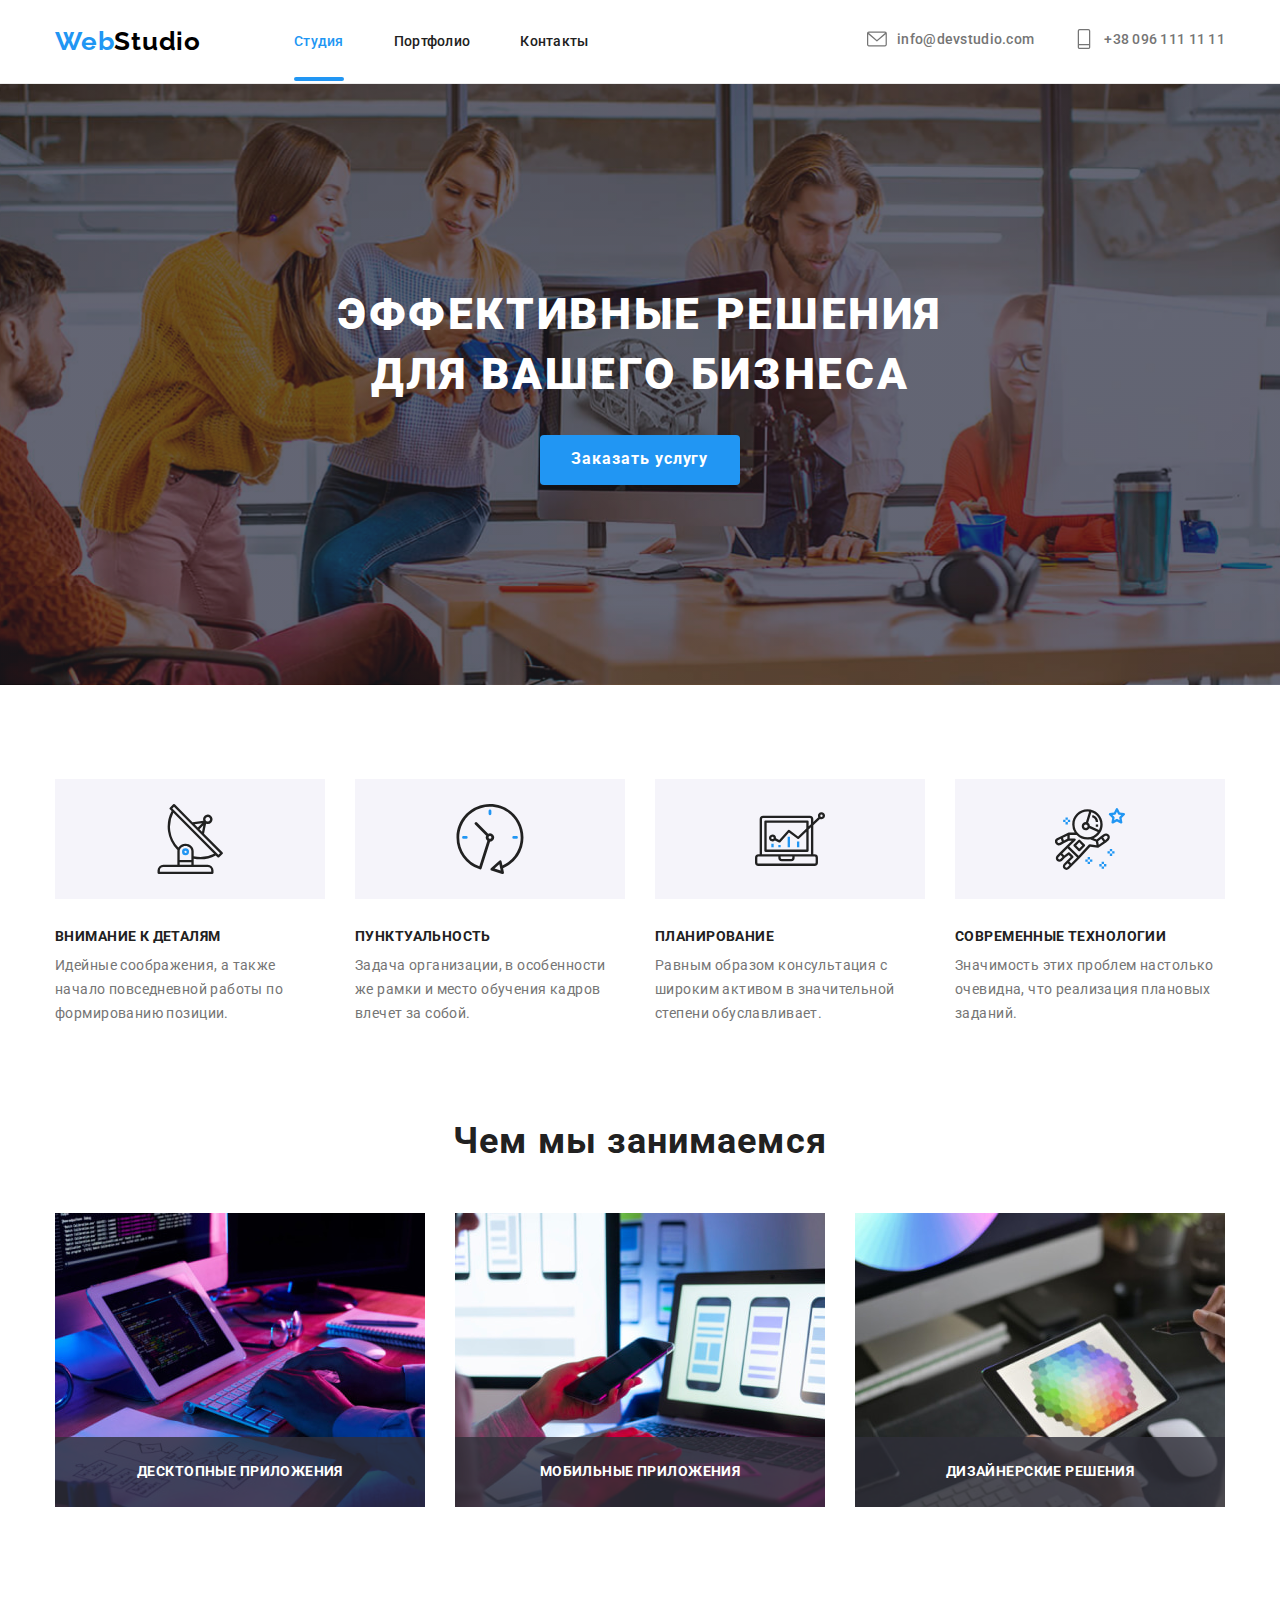
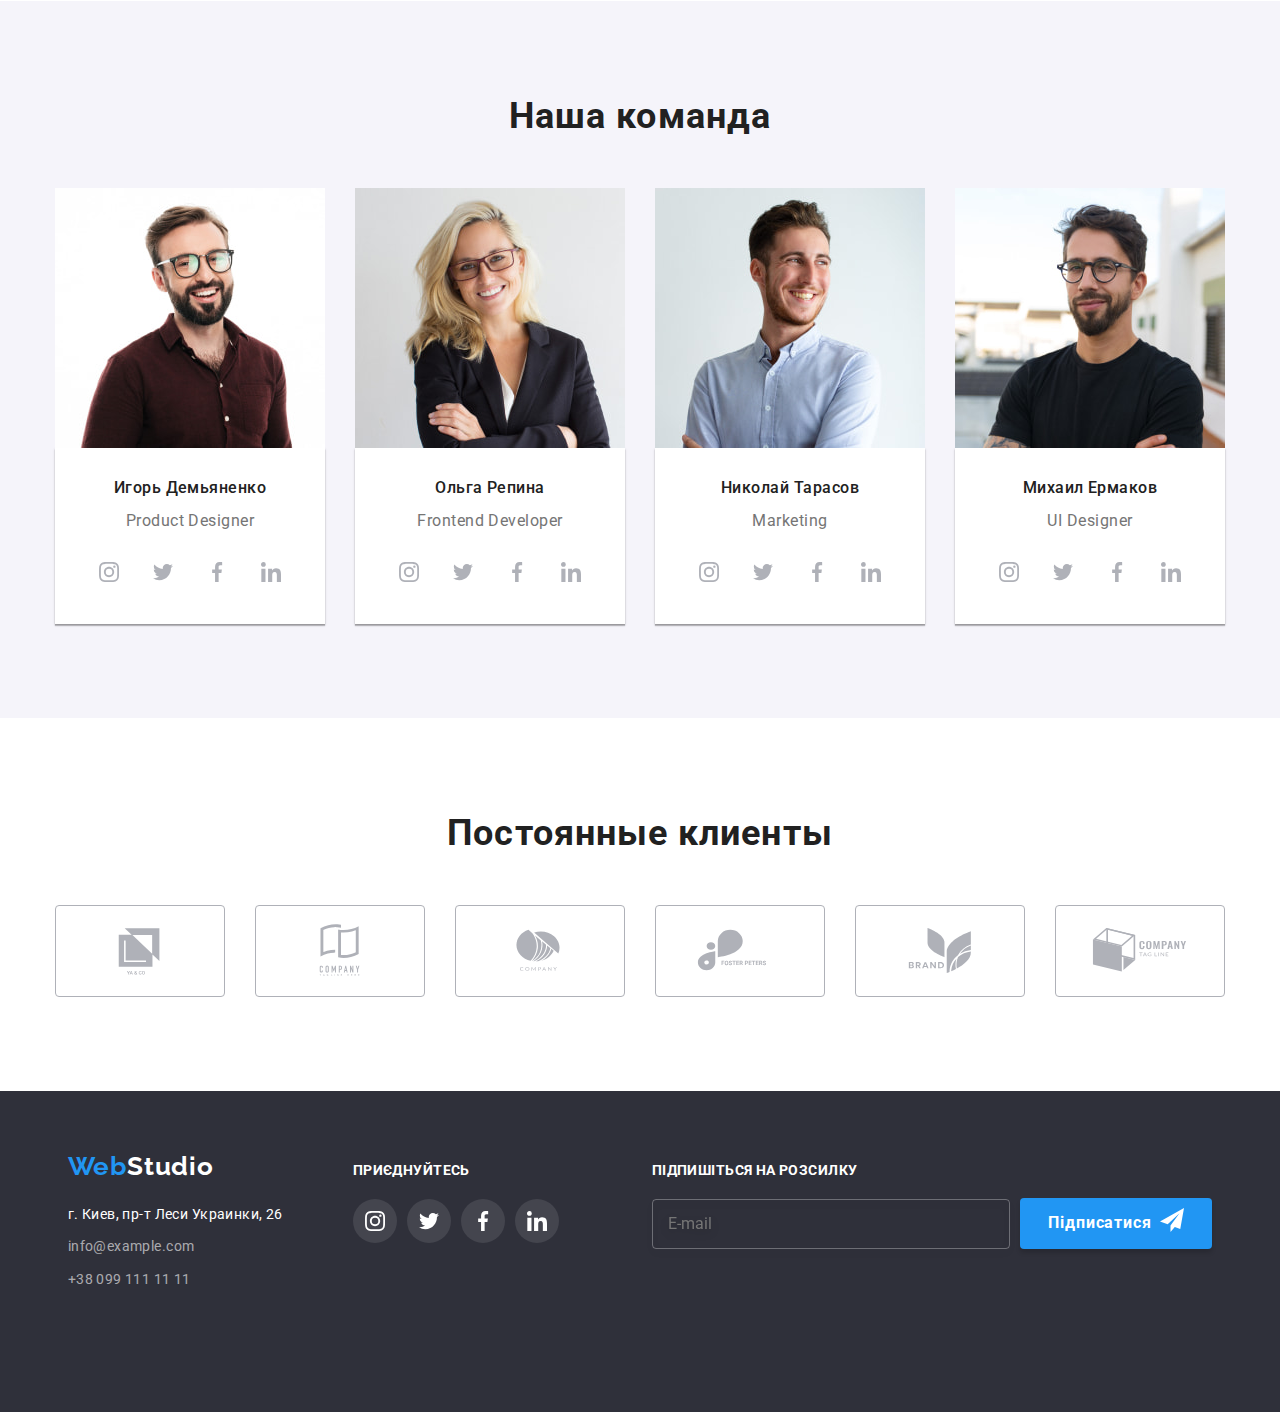
<file: index.html>
<!DOCTYPE html>
<html lang="ru">
  <head>
    <meta charset="UTF-8" />
    <meta http-equiv="X-UA-Compatible" content="IE=edge" />
    <meta name="viewport" content="width=device-width, initial-scale=1.0" />
    <title>Эффективные решения для вашего бизнеса</title>
    <!--Fonts Start-->
    <link rel="preconnect" href="https://fonts.googleapis.com" />
    <link rel="preconnect" href="https://fonts.gstatic.com" crossorigin />
    <link
      href="https://fonts.googleapis.com/css2?family=Raleway:wght@700&family=Roboto:wght@400;500;700&display=swap"
      rel="stylesheet"
    />
    <!--Fonts End-->
    <!--Normalize Start-->
    <link
      rel="stylesheet"
      href="https://cdn.jsdelivr.net/npm/modern-normalize@1.1.0/modern-normalize.min.css"
    />
    <!--Normalize End-->

    <link rel="stylesheet" href="./css/main.min.css" />
    
  </head>

  <body>
    <!-- Header section  -->
    <header class="header">
      <div class="container header__container">
        <a class="logo header__logo link" href="">
          <span class="logo-text">Web</span><span class="logo-text-second-black">Studio</span>
        </a>
        <button class="menu-btn" type="button" aria-label="memu-open" data-menu-open>
          <svg class="mobile__icon" width="40" height="40">
            <use href="./image/icon/icons.svg#icon-menu"></use>
          </svg>
        </button>
        <nav class="nav">
          <ul class="nav__list list">
            <li class="nav__item">
              <a class="nav__link nav__list--item nav__link--current link" href="#features"
                >Студия</a
              >
            </li>
            <li class="nav__item">
              <a class="nav__link nav__list--item link" href="portfolio.html">Портфолио</a>
            </li>
            <li class="nav__item">
              <a class="nav__link nav__list--item link" href="#contacts">Контакты</a>
            </li>
          </ul>
        </nav>

        <ul class="header__contacts list">
          <li class="header__contacts__item">
            <a class="link header__contacts__link" href="mailto:info@devstudio.com"
              ><svg class="header__contacts__icon" width="20" height="20">
                <use href="./image/icon/icons.svg#icon-mail"></use>
              </svg>
              info@devstudio.com</a
            >
          </li>
          <li class="header__contacts__item">
            <a class="link header__contacts__link" href="tel:+380961111111"
              ><svg class="header__contacts__icon" width="20" height="20">
                <use href="./image/icon/icons.svg#icon-phone"></use>
              </svg>
              +38 096 111 11 11</a
            >
          </li>
        </ul>
      </div>
    </header>
    <!-- Main section -->
    <main>
      <!-- Hero section -->
      <section class="hero overlay">
        <div class="container hero__container">
          <h1 class="hero__title">Эффективные решения <br> для вашего бизнеса</h1>
          <button class="hero__btn" type="button" data-modal-open>Заказать услугу</button>
        </div>
      </section>

      <!-- Features section -->
      <section class="features" id="features">
        <!-- Логічний підзаголовок -->
        <div class="container">
          <h2 class="visually-hidden">Особенности</h2>
          <ul class="features__list list">
            <li class="features__item">
              <div class="features__box">
                <svg class="features-icon" width="70" height="70">
                  <use href="./image/icon/icons.svg#icon-technology"></use>
                </svg>
              </div>
              <h3 class="features__subtitle">Внимание к деталям</h3>
              <p class="features__desc">
                Идейные соображения, а также начало повседневной работы по формированию позиции.
              </p>
            </li>
            <li class="features__item">
              <div class="features__box">
                <svg class="features__icon" width="70" height="70">
                  <use href="./image/icon/icons.svg#icon-time"></use>
                </svg>
              </div>
              <h3 class="features__subtitle">Пунктуальность</h3>
              <p class="features__desc">
                Задача организации, в особенности же рамки и место обучения кадров влечет за собой.
              </p>
            </li>
            <li class="features__item">
              <div class="features__box">
                <svg class="features__icon" width="70" height="70">
                  <use href="./image/icon/icons.svg#icon-diagram"></use>
                </svg>
              </div>
              <h3 class="features__subtitle">Планирование</h3>
              <p class="features__desc">
                Равным образом консультация с широким активом в значительной степени обуславливает.
              </p>
            </li>
            <li class="features__item">
              <div class="features__box">
                <svg class="features__icon" width="70" height="70">
                  <use href="./image/icon/icons.svg#icon-astronaut"></use>
                </svg>
              </div>
              <h3 class="features__subtitle">Современные технологии</h3>
              <p class="features__desc">
                Значимость этих проблем настолько очевидна, что реализация плановых заданий.
              </p>
            </li>
          </ul>
        </div>
      </section>
      <!-- Services section -->
      <section class="services">
        <div class="container">
          <h2 class="second-title">Чем мы занимаемся</h2>
          <ul class="services__list list">
            <li class="services__item">

              <picture>
                <source
                  media="(min-width: 1200px)"
                  srcset="./image/service/img-1.jpg 1x, ./image/service/img-1_2x-lg.jpg 2x"
                />
  
  
                <img class="service-img" src="./image/service/img-1.jpg" alt="Разработка проэкта" />
              </picture>
            <!--  <img
                class="service-img"
                src="./image/service/img-2.jpg"
                alt="Разработка проэкта"
                width="370"
                height="294"
              />-->
              <div class="services__img-over">
                <h3 class="services__img-title">Десктопные приложения</h3>
              </div>
            </li>
            <li class="services__item">

              <picture>
                <source
                  media="(min-width: 1200px)"
                  srcset="./image/service/img-2.jpg 1x, ./image/service/img-2_2x-lg.jpg 2x"
                />
  
  
                <img class="service-img" src="./image/service/img-2.jpg" alt="Мобильные приложения" />
              </picture>
              <!-- 
              <img
                class="service-img"
                src="./image/service/img-3.jpg"
                alt="Подбор дизайна"
                width="370"
                height="294"
              />
              -->
              <div class="services__img-over">
                <h3 class="services__img-title">Мобильные приложения</h3>
              </div>
            </li>
            <li class="services__item">

              
              <picture>
                <source
                  media="(min-width: 1200px)"
                  srcset="./image/service/img-3.jpg 1x, ./image/service/img-3_2x-lg.jpg 2x"
                />
  
  
                <img class="service-img" src="./image/service/img-3.jpg" alt="Планирование" />
              </picture>
 <!--
              <img
                class="service-img"
                src="./image/service/img-1.jpg"
                alt="Планирование"
                width="370"
                height="294"
              />

            -->
              <div class="services__img-over">
                <h3 class="services__img-title">Дизайнерские решения</h3>
              </div>
            </li>
          </ul>
        </div>
      </section>
      <!-- Team section -->
      <section class="team">
        <div class="container">
          <h2 class="second-title">Наша команда</h2>
          <ul class="team__list list">
            <li class="team__item">
              <!-- <img
                class="team-img"
                srcset="./image/team/img-team-1@1x_sm.jpg 1x, ./image/team/img-team-1@2x_sm.jpg 2x"
                src="./image/team/img-team-1@1x_sm.jpg"
                width="450"
                height="260"
                alt="Игорь Демьяненко"
              />
            -->

            <picture>
              <source
                media="(min-width: 1200px)"
                srcset="./image/team/img-team-1@1x_lg.jpg 1x, ./image/team/img-team-1@2x_lg.jpg 2x"
              />

              <source
                media="(min-width: 768px)"
                srcset="./image/team/img-team-1@1x_md.jpg 1x, ./image/team/img-team-1@2x_md.jpg 2x"
              />

              <source
                media="(max-width: 767px)"
                srcset="./image/team/img-team-1@1x_sm.jpg 1x, ./image/team/img-team-1@2x_sm.jpg 2x"
              />

              <img class="team-img" src=".image/team/img-team-1@1x_sm.jpg" alt="Игорь Демьяненко" />
            </picture>

            <!--
              <img
                class="team-img"
                srcset="
                  ./image/team/w/img-team-1-270.jpg 270w,
                  ./image/team/w/img-team-1-354.jpg 354w,
                  ./image/team/w/img-team-1-450.jpg 450w,
                  ./image/team/w/img-team-1-708.jpg 708w,
                  ./image/team/w/img-team-1-900.jpg 900w
                "
                sizes="(min-width: 1200px) 270px, (min-width: 768px) 354px, 100vw"
                src="./image/team/w/img-team-1-270.jpg"
                width="450"
                height="260"
                alt="Игорь Демьяненко"
              />

              -->
              <div class="team__wrapper">
                <h3 class="team__subtitle">Игорь Демьяненко</h3>
                <p class="team__desc-about" lang="en">Product Designer</p>
                <ul class="socials list">
                  <li class="social-item">
                    <a
                      class="socials-link link"
                      href=""
                      target="_blank"
                      rel="noopener noreferrer"
                      aria-label="instagram"
                    >
                      <svg class="socials-icon" width="20" height="20">
                        <use href="./image/icon/icons.svg#icon-instagram"></use>
                      </svg>
                    </a>
                  </li>
                  <li class="socials-item">
                    <a
                      class="socials-link link"
                      href=""
                      target="_blank"
                      rel="noopener noreferrer"
                      aria-label="twitter"
                    >
                      <svg class="socials-icon" width="20" height="20">
                        <use href="./image/icon/icons.svg#icon-twitter"></use>
                      </svg>
                    </a>
                  </li>
                  <li class="socials-item">
                    <a
                      class="socials-link link"
                      href=""
                      target="_blank"
                      rel="noopener noreferrer"
                      aria-label="facebook"
                    >
                      <svg class="socials-icon" width="20" height="20">
                        <use href="./image/icon/icons.svg#icon-facebook"></use>
                      </svg>
                    </a>
                  </li>
                  <li class="social-item">
                    <a
                      class="socials-link link"
                      href=""
                      target="_blank"
                      rel="noopener noreferrer"
                      aria-label="linkidn"
                    >
                      <svg class="socials-icon" width="20" height="20">
                        <use href="./image/icon/icons.svg#icon-linkedin"></use>
                      </svg>
                    </a>
                  </li>
                </ul>
              </div>
            </li>
            <li class="team__item">

              <picture>
                <source
                  media="(min-width: 1200px)"
                  srcset="./image/team/img-team-2@1x_lg.jpg 1x, ./image/team/img-team-2@2x_lg.jpg 2x"
                />
  
                <source
                  media="(min-width: 768px)"
                  srcset="./image/team/img-team-2@1x_md.jpg 1x, ./image/team/img-team-2@2x_md.jpg 2x"
                />
  
                <source
                  media="(max-width: 767px)"
                  srcset="./image/team/img-team-2@1x_sm.jpg 1x, ./image/team/img-team-2@2x_sm.jpg 2x"
                />
  
                <img class="team-img" src=".image/team/img-team-2@1x_sm.jpg" alt="Ольга Репина" />
              </picture>
              <!--
              <img
                class="team-img"
                srcset="
                  ./image/team/w/img-team-2-270.jpg 270w,
                  ./image/team/w/img-team-2-354.jpg 354w,
                  ./image/team/w/img-team-2-450.jpg 450w,
                  ./image/team/w/img-team-2-708.jpg 708w,
                  ./image/team/w/img-team-2-900.jpg 900w
                "
                sizes="(min-width: 1200px) 270px, (min-width: 768px) 354px, 100vw"
                src="./image/team/w/img-team-2-270.jpg"
                width="450"
                height="260"
                alt="Игорь Демьяненко"
              />

              -->
              <div class="team__wrapper">
                <h3 class="team__subtitle">Ольга Репина</h3>
                <p class="team__desc-about" lang="en">Frontend Developer</p>
                <ul class="socials list">
                  <li class="social-item">
                    <a
                      class="socials-link link"
                      href=""
                      target="_blank"
                      rel="noopener noreferrer"
                      aria-label="instagram"
                    >
                      <svg class="socials-icon" width="20" height="20">
                        <use href="./image/icon/icons.svg#icon-instagram"></use>
                      </svg>
                    </a>
                  </li>
                  <li class="socials-item">
                    <a
                      class="socials-link link"
                      href=""
                      target="_blank"
                      rel="noopener noreferrer"
                      aria-label="twitter"
                    >
                      <svg class="socials-icon" width="20" height="20">
                        <use href="./image/icon/icons.svg#icon-twitter"></use>
                      </svg>
                    </a>
                  </li>
                  <li class="socials-item">
                    <a
                      class="socials-link link"
                      href=""
                      target="_blank"
                      rel="noopener noreferrer"
                      aria-label="facebook"
                    >
                      <svg class="socials-icon" width="20" height="20">
                        <use href="./image/icon/icons.svg#icon-facebook"></use>
                      </svg>
                    </a>
                  </li>
                  <li class="social-item">
                    <a
                      class="socials-link link"
                      href=""
                      target="_blank"
                      rel="noopener noreferrer"
                      aria-label="linkidn"
                    >
                      <svg class="socials-icon" width="20" height="20">
                        <use href="./image/icon/icons.svg#icon-linkedin"></use>
                      </svg>
                    </a>
                  </li>
                </ul>
              </div>
            </li>
            <li class="team__item">

              <picture>
                <source
                  media="(min-width: 1200px)"
                  srcset="./image/team/img-team-3@1x_lg.jpg 1x, ./image/team/img-team-3@2x_lg.jpg 2x"
                />
  
                <source
                  media="(min-width: 768px)"
                  srcset="./image/team/img-team-3@1x_md.jpg 1x, ./image/team/img-team-3@2x_md.jpg 2x"
                />
  
                <source
                  media="(max-width: 767px)"
                  srcset="./image/team/img-team-3@1x_sm.jpg 1x, ./image/team/img-team-3@2x_sm.jpg 2x"
                />
  
                <img class="team-img" src=".image/team/img-team-3@1x_sm.jpg" alt="Николай Тарасов" />
              </picture>

              <!--
              <img
                class="team-img"
                srcset="
                  ./image/team/w/img-team-3-270.jpg 270w,
                  ./image/team/w/img-team-3-354.jpg 354w,
                  ./image/team/w/img-team-3-450.jpg 450w,
                  ./image/team/w/img-team-3-708.jpg 708w,
                  ./image/team/w/img-team-3-900.jpg 900w
                "
                sizes="(min-width: 1200px) 270px, (min-width: 768px) 354px, 100vw"
                src="./image/team/w/img-team-1-270.jpg"
                width="450"
                height="260"
                alt="Игорь Демьяненко"
              />

              -->
              <div class="team__wrapper">
                <h3 class="team__subtitle">Николай Тарасов</h3>
                <p class="team__desc-about" lang="en">Marketing</p>
                <ul class="socials list">
                  <li class="social-item">
                    <a
                      class="socials-link link"
                      href=""
                      target="_blank"
                      rel="noopener noreferrer"
                      aria-label="instagram"
                    >
                      <svg class="socials-icon" width="20" height="20">
                        <use href="./image/icon/icons.svg#icon-instagram"></use>
                      </svg>
                    </a>
                  </li>
                  <li class="socials-item">
                    <a
                      class="socials-link link"
                      href=""
                      target="_blank"
                      rel="noopener noreferrer"
                      aria-label="twitter"
                    >
                      <svg class="socials-icon" width="20" height="20">
                        <use href="./image/icon/icons.svg#icon-twitter"></use>
                      </svg>
                    </a>
                  </li>
                  <li class="socials-item">
                    <a
                      class="socials-link link"
                      href=""
                      target="_blank"
                      rel="noopener noreferrer"
                      aria-label="facebook"
                    >
                      <svg class="socials-icon" width="20" height="20">
                        <use href="./image/icon/icons.svg#icon-facebook"></use>
                      </svg>
                    </a>
                  </li>
                  <li class="social-item">
                    <a
                      class="socials-link link"
                      href=""
                      target="_blank"
                      rel="noopener noreferrer"
                      aria-label="linkidn"
                    >
                      <svg class="socials-icon" width="20" height="20">
                        <use href="./image/icon/icons.svg#icon-linkedin"></use>
                      </svg>
                    </a>
                  </li>
                </ul>
              </div>
            </li>
            <li class="team__item">

              <picture>
                <source
                  media="(min-width: 1200px)"
                  srcset="./image/team/img-team-4@1x_lg.jpg 1x, ./image/team/img-team-4@2x_lg.jpg 2x"
                />
  
                <source
                  media="(min-width: 768px)"
                  srcset="./image/team/img-team-4@1x_md.jpg 1x, ./image/team/img-team-4@2x_md.jpg 2x"
                />
  
                <source
                  media="(max-width: 767px)"
                  srcset="./image/team/img-team-4@1x_sm.jpg 1x, ./image/team/img-team-4@2x_sm.jpg 2x"
                />
  
                <img class="team-img" src=".image/team/img-team-4@1x_sm.jpg" alt="Михаил Ермаков" />
              </picture>
<!--

              <img
                class="team-img"
                srcset="
                  ./image/team/w/img-team-4-270.jpg 270w,
                  ./image/team/w/img-team-4-354.jpg 354w,
                  ./image/team/w/img-team-4-450.jpg 450w,
                  ./image/team/w/img-team-4-708.jpg 708w,
                  ./image/team/w/img-team-4-900.jpg 900w
                "
                sizes="(min-width: 1200px) 270px, (min-width: 768px) 354px, 100vw"
                src="./image/team/w/img-team-1-270.jpg"
                width="450"
                height="260"
                alt="Игорь Демьяненко"
              />

              -->
              <div class="team__wrapper">
                <h3 class="team__subtitle">Михаил Ермаков</h3>
                <p class="team__desc-about" lang="en">UI Designer</p>
                <ul class="socials list">
                  <li class="social-item">
                    <a
                      class="socials-link link"
                      href=""
                      target="_blank"
                      rel="noopener noreferrer"
                      aria-label="instagram"
                    >
                      <svg class="socials-icon" width="20" height="20">
                        <use href="./image/icon/icons.svg#icon-instagram"></use>
                      </svg>
                    </a>
                  </li>
                  <li class="socials-item">
                    <a
                      class="socials-link link"
                      href=""
                      target="_blank"
                      rel="noopener noreferrer"
                      aria-label="twitter"
                    >
                      <svg class="socials-icon" width="20" height="20">
                        <use href="./image/icon/icons.svg#icon-twitter"></use>
                      </svg>
                    </a>
                  </li>
                  <li class="socials-item">
                    <a
                      class="socials-link link"
                      href=""
                      target="_blank"
                      rel="noopener noreferrer"
                      aria-label="facebook"
                    >
                      <svg class="socials-icon" width="20" height="20">
                        <use href="./image/icon/icons.svg#icon-facebook"></use>
                      </svg>
                    </a>
                  </li>
                  <li class="social-item">
                    <a
                      class="socials-link link"
                      href=""
                      target="_blank"
                      rel="noopener noreferrer"
                      aria-label="linkidn"
                    >
                      <svg class="socials-icon" width="20" height="20">
                        <use href="./image/icon/icons.svg#icon-linkedin"></use>
                      </svg>
                    </a>
                  </li>
                </ul>
              </div>
            </li>
          </ul>
        </div>
      </section>
      <!-- Clients section -->
      <section class="section clients">
        <div class="container">
          <h2 class="second-title">Постоянные клиенты</h2>
          <ul class="clients__list list">
            <li class="clients__item">
              <a
                class="clients__link link"
                href=""
                target="_blank"
                rel="noopener noreferrer"
                aria-label="icon-company-1"
              >
                <svg class="clients-icon" width="106" height="60">
                  <use href="./image/icon/icons.svg#icon-company-1"></use>
                </svg>
              </a>
            </li>
            <li class="clients__item">
              <a
                class="clients__link link"
                href=""
                target="_blank"
                rel="noopener noreferrer"
                aria-label="icon-company-2"
              >
                <svg class="clients-icon" width="106" height="60">
                  <use href="./image/icon/icons.svg#icon-company-2"></use>
                </svg>
              </a>
            </li>
            <li class="clients__item">
              <a
                class="clients__link link"
                href=""
                target="_blank"
                rel="noopener noreferrer"
                aria-label="icon-company-3"
              >
                <svg class="clients-icon" width="106" height="60">
                  <use href="./image/icon/icons.svg#icon-company-3"></use>
                </svg>
              </a>
            </li>
            <li class="clients__item">
              <a
                class="clients__link link"
                href=""
                target="_blank"
                rel="noopener noreferrer"
                aria-label="icon-company-4"
              >
                <svg class="clients-icon" width="106" height="60">
                  <use href="./image/icon/icons.svg#icon-company-4"></use>
                </svg>
              </a>
            </li>
            <li class="clients__item">
              <a
                class="clients__link link"
                href=""
                target="_blank"
                rel="noopener noreferrer"
                aria-label="icon-company-5"
              >
                <svg class="clients-icon" width="106" height="60">
                  <use href="./image/icon/icons.svg#icon-company-5"></use>
                </svg>
              </a>
            </li>
            <li class="clients__item">
              <a
                class="clients__link link"
                href=""
                target="_blank"
                rel="noopener noreferrer"
                aria-label="icon-company-6"
              >
                <svg class="clients-icon" width="106" height="60">
                  <use href="./image/icon/icons.svg#icon-company-6"></use>
                </svg>
              </a>
            </li>
          </ul>
        </div>
      </section>
    </main>

    <!--  Footer section -->
    <footer class="footer" id="contacts">
      <div class="container footer__section">
        <div class="footer__contacts">
          <a class="footer__logo link" href="">
            <span class="logo-text">Web</span><span class="logo-text-second-white">Studio</span>
          </a>
          <address class="footer__contacts-adress">
            <ul class="footer__item list">
              <li class="footer__list">
                <a
                  class="contacts-adress link"
                  href="https://goo.gl/maps/zEuSGxevjgM5tQku9"
                  target="_blank"
                  rel="noopener norefferer"
                  >г. Киев, пр-т Леси Украинки, 26</a
                >
              </li>
              <li class="footer__list">
                <a class="contacts-email link" href="mailto:info@example.com">info@example.com</a>
              </li>
              <li class="footer__list">
                <a class="contacts-phone link" href="tel:+380991111111">+38 099 111 11 11</a>
              </li>
            </ul>
          </address>
        </div>
        <div class="footer-container">
          <p class="footer-text">Приєднуйтесь</p>
          <ul class="footer__connect list">
            <li class="footer__connect-item">
              <a
                class="footer__connect-link link"
                href=""
                target="_blank"
                rel="noopener noreferrer"
                aria-label="instagram"
              >
                <svg class="footer-icon" width="20" height="20">
                  <use href="./image/icon/icons.svg#icon-instagram"></use>
                </svg>
              </a>
            </li>
            <li class="footer__connect-item">
              <a
                class="footer__connect-link link"
                href=""
                target="_blank"
                rel="noopener noreferrer"
                aria-label="twitter"
              >
                <svg class="footer-icon" width="20" height="20">
                  <use href="./image/icon/icons.svg#icon-twitter"></use>
                </svg>
              </a>
            </li>
            <li class="footer__connect-item">
              <a
                class="footer__connect-link link"
                href=""
                target="_blank"
                rel="noopener noreferrer"
                aria-label="facebook"
              >
                <svg class="footer-icon" width="20" height="20">
                  <use href="./image/icon/icons.svg#icon-facebook"></use>
                </svg>
              </a>
            </li>
            <li class="footer__connect-item">
              <a
                class="footer__connect-link link"
                href=""
                target="_blank"
                rel="noopener noreferrer"
                aria-label="linkidn"
              >
                <svg class="footer-icon" width="20" height="20">
                  <use href="./image/icon/icons.svg#icon-linkedin"></use>
                </svg>
              </a>
            </li>
          </ul>
        </div>
        <div class="container-footer">
          <form class="footer-form">
            <p class="footer-text">Підпишіться на розсилку</p>
            <input class="footer-imput" type="email" name="email" placeholder="E-mail" />
          </form>
          <button class="footer-button">
            <span>Підписатися</span>
            <svg class="footer-icon-button" width="24" height="24">
              <use href="./image/icon/icons.svg#icon-icon-send"></use>
            </svg>
          </button>
        </div>
      </div>
    </footer>

    <!-- Modal section -->
    <div class="backdrop is-hidden" data-modal>
      <div class="modal">
        <button class="modal-btn" data-modal-close>
          <svg class="modal-btn-icon" width="11" height="11">
            <use href="./image/icon/icons.svg#icon-Vector-close"></use>
          </svg>
        </button>
        <form class="register-form">
          <strong class="register-form-title">Залиште свої дані, ми вам передзвонимо</strong>
          <div class="register-form-group" role="group">
            <label class="register-form-wrap">
              <span class="register-form-label">Ім'я</span>
              <input class="register-form-input" type="text" name="name" />
              <svg class="register-form-icon" width="12" height="12">
                <use href="./image/icon/icons.svg#icon-person"></use>
              </svg>
            </label>
            <label class="register-form-wrap">
              <span class="register-form-label">Телефон</span>
              <input class="register-form-input" type="tel" name="phone" />
              <svg class="register-form-icon" width="13" height="13">
                <use href="./image/icon/icons.svg#icon-phone-form"></use>
              </svg>
            </label>
            <label class="register-form-wrap">
              <span class="register-form-label">Пошта</span>
              <input class="register-form-input" type="email" name="mail" />
              <svg class="register-form-icon" width="15" height="12">
                <use href="./image/icon/icons.svg#icon-mail-form"></use>
              </svg>
            </label>
            <label class="register-form-wrap">
              <span class="register-form-label">Коментар</span>
              <textarea
                class="register-form-message"
                name="Коментар"
                rows="5"
                placeholder="Введіть текст"
              ></textarea>
            </label>
          </div>

          <label class="register-form-agreement">
            <input class="register-checkbox visually-hidden" type="checkbox" name="agreement" />
            <svg class="register-icon" width="20" height="20">
              <use
                class="register-icon-uncheck"
                href="./image/icon/icons.svg#icon-square-uncheck"
              ></use>
              <use
                class="register-icon-check"
                href="./image/icon/icons.svg#icon-icon-check-blue"
              ></use>
            </svg>
            <span class="register-form-agreement-text">
              Погоджуюся з розсилкою та приймаю
              <a class="register-form-agreement-link" href="">Умови договору</a>
            </span>
          </label>

          <button class="register-form-btn" type="submit">Відправити</button>
        </form>
      </div>
    </div>

    <!-- Mobile menu -->

    <div class="menu-overlay" data-menu>
 
        <button class="menu-btn menu-btn--close" type="button" aria-label="menu-close" data-menu-close>
          <svg class="mobile__icon" width="40" height="40">
            <use href="./image/icon/icons.svg#icon-close_menu"></use>
          </svg>
        </button>
        <ul class="mobile-nav list">
          <li class="mobile-nav-item">
            <a href="#features" class="mobile-link mobile-link-current link">Студия</a>
          </li>
          <li class="mobile-nav-item">
            <a href="portfolio.html" class="mobile-link link">Портфолио</a>
          </li>
          <li class="mobile-nav-item">
            <a href="#contacts" class="mobile-link link">Контакты</a>
          </li>
        </ul>
       <div class="mobile-contacts">
          <ul class="mobile-contacts-call list">
            <li class="mobile-contacts-item">
              <a class="mobile-contacts-link menu-phone link" href="+380961111111"
                >+38 096 111 11 11</a
              >
            </li>
            <li class="mobile-contacts-item">
              <a class="mobile-contacts-link link" href="mailto:info@devstudio.com"
                >info@devstudio.com</a
              >
            </li>
          </ul>
       </div>
        <ul class="mobile-socilas list">
          <li class="mobile-socilas-item">
            <a href="" class="mobile-socilas-link link">Instagram</a>
          </li>
          <li class="mobile-socilas-item">
            <a href="" class="mobile-socilas-link link">Twitter</a>
          </li>
          <li class="mobile-socilas-item">
            <a href="" class="mobile-socilas-link link">Facebook</a>
          </li>
          <li class="mobile-socilas-item">
            <a href="" class="mobile-socilas-link link">LinkedIn</a>
          </li>
        </ul>
   </div>
    </div>
 
    <script src="./js/modal.js"></script>
    <script src="./js/menu.js"></script>
    <script src="./js/header-scroll.js"></script>
  </body>
</html>
</file>
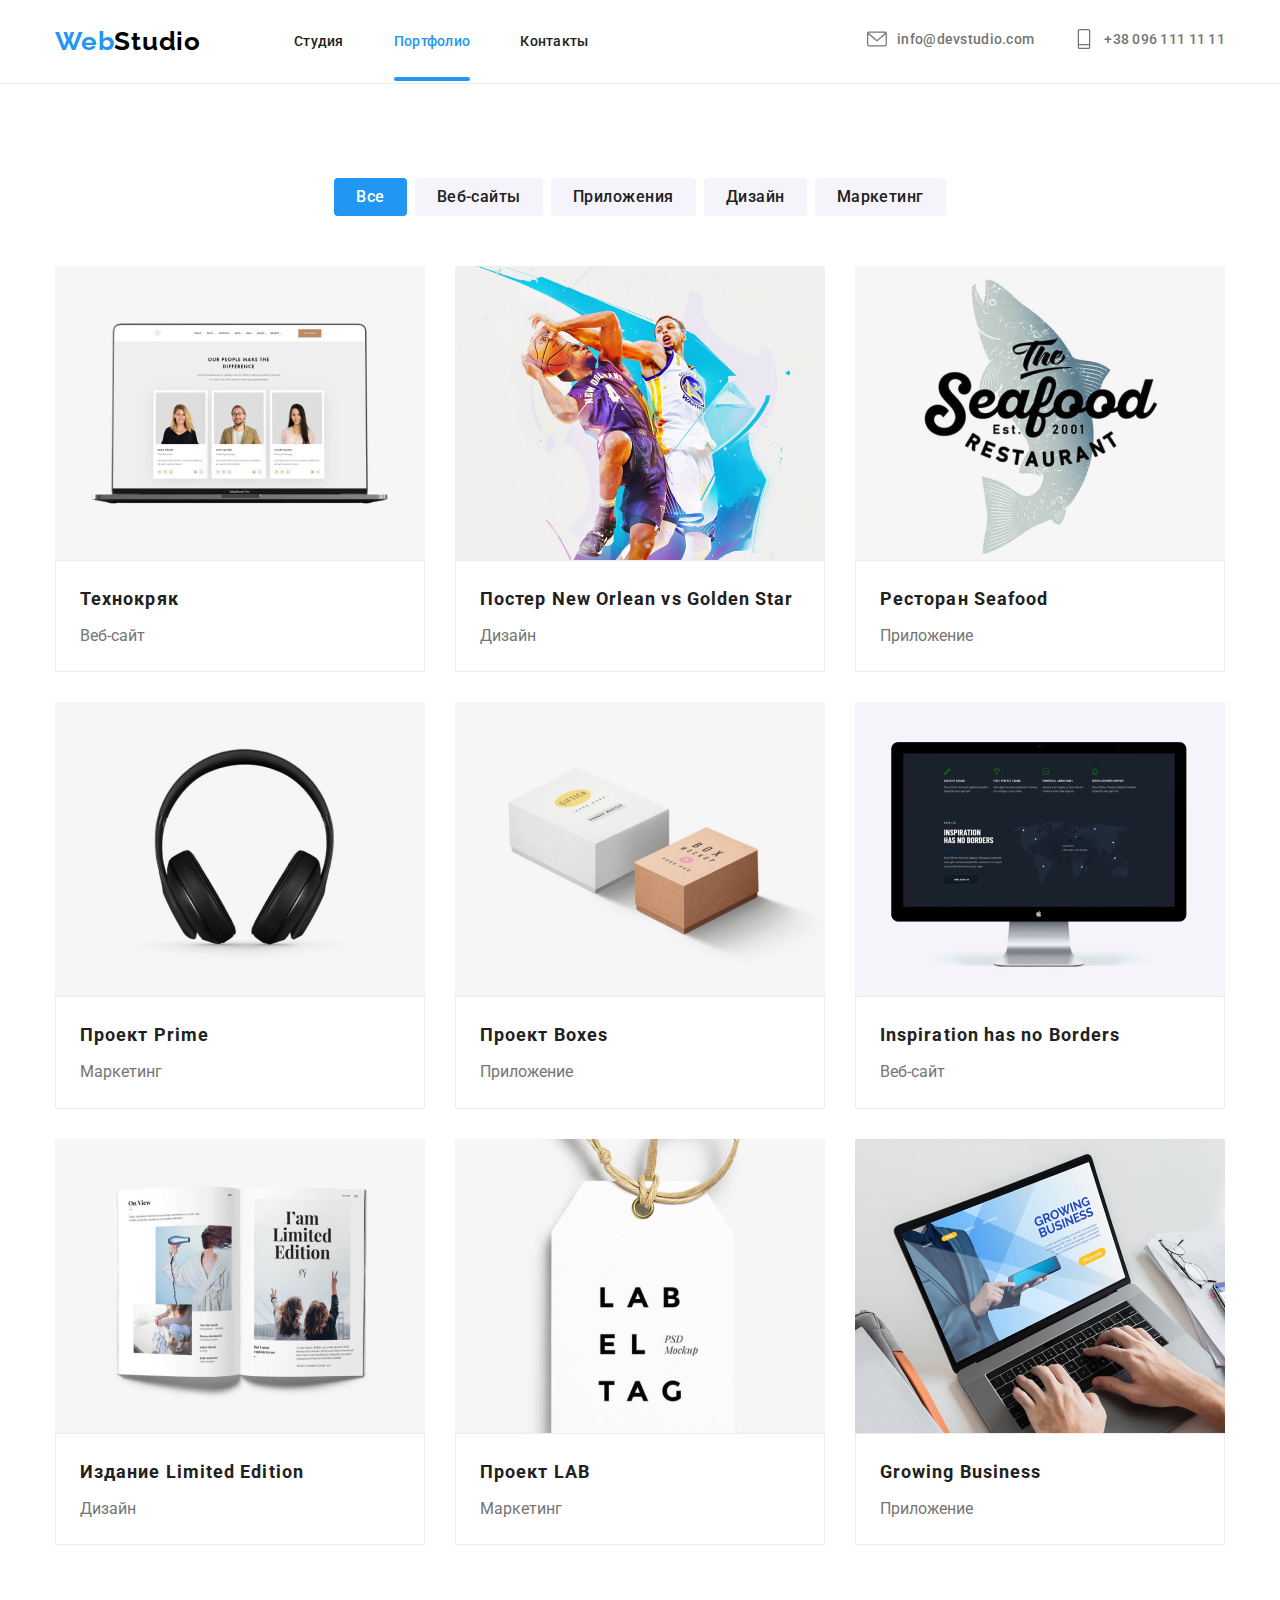
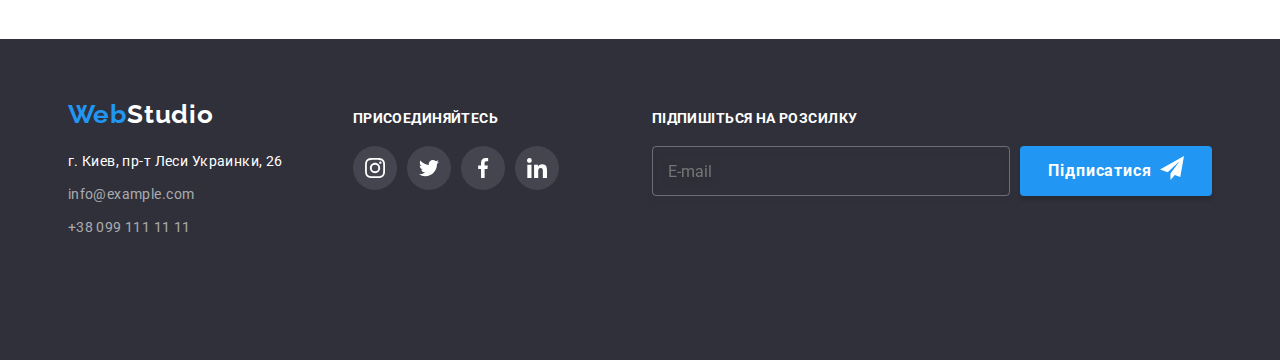
<file: portfolio.html>
<!DOCTYPE html>
<html lang="en">
  <head>
    <meta charset="UTF-8" />
    <meta http-equiv="X-UA-Compatible" content="IE=edge" />
    <meta name="viewport" content="width=device-width, initial-scale=1.0" />
    <title>Portfolio</title>
    <!--Fonts Start-->
    <link rel="preconnect" href="https://fonts.googleapis.com" />
    <link rel="preconnect" href="https://fonts.gstatic.com" crossorigin />
    <link
      href="https://fonts.googleapis.com/css2?family=Raleway:wght@700&family=Roboto:wght@400;500;700&display=swap"
      rel="stylesheet"
    />
    <!--Fonts End-->
    <!--Normalize Start-->

    <link
      rel="stylesheet"
      href="https://cdn.jsdelivr.net/npm/modern-normalize@1.1.0/modern-normalize.min.css"
    />
    <!--Normalize End-->
    <link rel="stylesheet" href="./css/main.min.css" />
  </head>
  <body>
    <!-- Header section  -->
    <header class="header" data-header>
      <div class="container header__container">
        <a class="logo header__logo link" href="index.html">
          <span class="logo-text">Web</span><span class="logo-text-second-black">Studio</span>
        </a>
        <button class="menu-btn" type="button" aria-label="memu-open" data-menu-open>
          <svg class="mobile__icon" width="40" height="40">
            <use href="./image/icon/icons.svg#icon-menu"></use>
          </svg>
        </button>
        <nav class="nav">
          <ul class="nav__list list">
            <li class="nav__item">
              <a class="nav__link nav__list--item link" href="index.html">Студия</a>
            </li>
            <li class="nav__item">
              <a class="nav__link nav__list--item nav__link--current link" href="portfolio.html"
                >Портфолио</a
              >
            </li>
            <li class="nav__item">
              <a class="nav__link nav__list--item link" href="#contacts">Контакты</a>
            </li>
          </ul>
        </nav>
        <ul class="header__contacts list">
          <li class="header__contacts__item">
            <a class="link header__contacts__link" href="mailto:info@devstudio.com"
              ><svg class="header__contacts__icon" width="20" height="20">
                <use href="./image/icon/icons.svg#icon-mail"></use>
              </svg>
              info@devstudio.com</a
            >
          </li>
          <li class="header__contacts__item">
            <a class="link header__contacts__link" href="tel:+380961111111"
              ><svg class="header__contacts__icon" width="20" height="20">
                <use href="./image/icon/icons.svg#icon-phone"></use>
              </svg>
              +38 096 111 11 11</a
            >
          </li>
        </ul>
      </div>
    </header>
    <!--Functional section-->
    <main>
      <section class="functional">
        <div class="container">
          <!-- Логічний підзаголовок -->

          <h1 class="visually-hidden">Проэкти</h1>
          <ul class="list functional__project">
            <li>
              <button
                type="button"
                class="functional__btn-project--current functional__btn-project"
              >
                Все
              </button>
            </li>
            <li>
              <button type="button" class="functional__btn-project">Веб-сайты</button>
            </li>
            <li>
              <button type="button" class="functional__btn-project">Приложения</button>
            </li>
            <li>
              <button type="button" class="functional__btn-project">Дизайн</button>
            </li>
            <li>
              <button type="button" class="functional__btn-project">Маркетинг</button>
            </li>
          </ul>

          <ul class="list functional__about">
            <li class="card">
              <a class="functional__about-link link" href="">
                <div class="project-thumb">

                  <picture>
                    <source
                      media="(min-width: 1200px)"
                      srcset="./image/project/p-img-1@1x_lg.jpg 1x, ./image/project/p-img-1@2x_lg.jpg 2x"
                    />
      
                    <source
                      media="(min-width: 768px)"
                      srcset="./image/project/p-img-1@1x_md.jpg 1x, ./image/project/p-img-1@2x_md.jpg 2x"
                    />
      
                    <source
                      media="(max-width: 767px)"
                      srcset="./image/project/p-img-1@1x_mb.jpg 1x, ./image/project/p-img-1@2x_mb.jpg 2x"
                    />
      
                    <img class="team-img" src="./image/project/p-img-1@1x_mb.jpg" alt="Веб-сайт" />
                  </picture>
              
                  <div class="overlay-project">
                    <p class="overlay-project-text">
                      Ресурс предлагает комплексные предложения с разным уровнем функционала и
                      сервисов. Все это позволит посетителю получить исчерпывающие сведения о
                      компании или частном лице.
                    </p>
                  </div>
                </div>
                <div class="project-wrapper">
                  <h3 class="projects-item">Технокряк</h3>
                  <p class="projects-about">Веб-сайт</p>
                </div></a
              >
            </li>
            <li class="card">
              <a class="functional__about-link link" href="">
                <div class="project-thumb">

                  <picture>
                    <source
                      media="(min-width: 1200px)"
                      srcset="./image/project/p-img-2@1x_lg.jpg 1x, ./image/project/p-img-2@2x_lg.jpg 2x"
                    />
      
                    <source
                      media="(min-width: 768px)"
                      srcset="./image/project/p-img-2@1x_md.jpg 1x, ./image/project/p-img-2@2x_md.jpg 2x"
                    />
      
                    <source
                      media="(max-width: 767px)"
                      srcset="./image/project/p-img-2@1x_mb.jpg 1x, ./image/project/p-img-2@2x_mb.jpg 2x"
                    />
      
                    <img class="team-img" src="./image/project/p-img-2@1x_mb.jpg" alt="Дизайн" />
                  </picture>
<!--
                  <img
                    class="project-image"
                    srcset="
                      ./image/project/w/p-img-2-354.jpg 354w,
                      ./image/project/w/p-img-2-370.jpg 370w,
                      ./image/project/w/p-img-2-450.jpg 450w,
                      ./image/project/w/p-img-2-708.jpg 708w,
                      ./image/project/w/p-img-2-740.jpg 740w,
                      ./image/project/w/p-img-2-900.jpg 900w
                    "
                    sizes="(min-width: 1200px) 370px, (min-width: 768px) 354px, 100vw"
                    src="./image/project/w/p-img-1-370.jpg"
                    width="450"
                    height="260"
                    alt="Дизайн"
                  />
                -->
                  <div class="overlay-project">
                    <p class="overlay-project-text">
                      Ресурс предлагает комплексные предложения с разным уровнем функционала и
                      сервисов. Все это позволит посетителю получить исчерпывающие сведения о
                      компании или частном лице.
                    </p>
                  </div>
                </div>
                <div class="project-wrapper">
                  <h3 class="projects-item">Постер New Orlean vs Golden Star</h3>
                  <p class="projects-about">Дизайн</p>
                </div></a
              >
            </li>

            <li class="card">
              <a class="functional__about-link link" href="">
                <div class="project-thumb">

                  <picture>
                    <source
                      media="(min-width: 1200px)"
                      srcset="./image/project/p-img-3@1x_lg.jpg 1x, ./image/project/p-img-3@2x_lg.jpg 2x"
                    />
      
                    <source
                      media="(min-width: 768px)"
                      srcset="./image/project/p-img-3@1x_md.jpg 1x, ./image/project/p-img-3@2x_md.jpg 2x"
                    />
      
                    <source
                      media="(max-width: 767px)"
                      srcset="./image/project/p-img-3@1x_mb.jpg 1x, ./image/project/p-img-3@2x_mb.jpg 2x"
                    />
      
                    <img class="team-img" src="./image/project/p-img-3@1x_mb.jpg" alt="Приложение" />
                  </picture>

                  <!--
                  <img
                    class="project-image"
                    srcset="
                      ./image/project/w/p-img-3-354.jpg 354w,
                      ./image/project/w/p-img-3-370.jpg 370w,
                      ./image/project/w/p-img-3-450.jpg 450w,
                      ./image/project/w/p-img-3-708.jpg 708w,
                      ./image/project/w/p-img-3-740.jpg 740w,
                      ./image/project/w/p-img-3-900.jpg 900w
                    "
                    sizes="(min-width: 1200px) 370px, (min-width: 768px) 354px, 100vw"
                    src="./image/project/w/p-img-1-370.jpg"
                    width="450"
                    height="260"
                    alt="Приложение"
                  />
-->
                  <div class="overlay-project">
                    <p class="overlay-project-text">
                      Ресурс предлагает комплексные предложения с разным уровнем функционала и
                      сервисов. Все это позволит посетителю получить исчерпывающие сведения о
                      компании или частном лице.
                    </p>
                  </div>
                </div>
                <div class="project-wrapper">
                  <h3 class="projects-item">Ресторан Seafood</h3>
                  <p class="projects-about">Приложение</p>
                </div></a
              >
            </li>
            <li class="card">
              <a class="functional__about-link link" href="">
                <div class="project-thumb">

                  <picture>
                    <source
                      media="(min-width: 1200px)"
                      srcset="./image/project/p-img-4@1x_lg.jpg 1x, ./image/project/p-img-4@2x_lg.jpg 2x"
                    />
      
                    <source
                      media="(min-width: 768px)"
                      srcset="./image/project/p-img-4@1x_md.jpg 1x, ./image/project/p-img-4@2x_md.jpg 2x"
                    />
      
                    <source
                      media="(max-width: 767px)"
                      srcset="./image/project/p-img-4@1x_mb.jpg 1x, ./image/project/p-img-4@2x_mb.jpg 2x"
                    />
      
                    <img class="team-img" src="./image/project/p-img-4@1x_mb.jpg" alt="Маркетинг" />
                  </picture>

                  <!--
                  <img
                    class="project-image"
                    srcset="
                      ./image/project/w/p-img-4-354.jpg 354w,
                      ./image/project/w/p-img-4-370.jpg 370w,
                      ./image/project/w/p-img-4-450.jpg 450w,
                      ./image/project/w/p-img-4-708.jpg 708w,
                      ./image/project/w/p-img-4-740.jpg 740w,
                      ./image/project/w/p-img-4-900.jpg 900w
                    "
                    sizes="(min-width: 1200px) 370px, (min-width: 768px) 354px, 100vw"
                    src="./image/project/w/p-img-1-370.jpg"
                    width="450"
                    height="260"
                    alt="Маркетинг"
                  />
-->
                  <div class="overlay-project">
                    <p class="overlay-project-text">
                      Ресурс предлагает комплексные предложения с разным уровнем функционала и
                      сервисов. Все это позволит посетителю получить исчерпывающие сведения о
                      компании или частном лице.
                    </p>
                  </div>
                </div>
                <div class="project-wrapper">
                  <h3 class="projects-item">Проект Prime</h3>
                  <p class="projects-about">Маркетинг</p>
                </div></a
              >
            </li>
            <li class="card">
              <a class="functional__about-link link" href="">
                <div class="project-thumb">

                  <picture>
                    <source
                      media="(min-width: 1200px)"
                      srcset="./image/project/p-img-5@1x_lg.jpg 1x, ./image/project/p-img-5@2x_lg.jpg 2x"
                    />
      
                    <source
                      media="(min-width: 768px)"
                      srcset="./image/project/p-img-5@1x_md.jpg 1x, ./image/project/p-img-5@2x_md.jpg 2x"
                    />
      
                    <source
                      media="(max-width: 767px)"
                      srcset="./image/project/p-img-5@1x_mb.jpg 1x, ./image/project/p-img-5@2x_mb.jpg 2x"
                    />
      
                    <img class="team-img" src="./image/project/p-img-5@1x_mb.jpg" alt="Приложение" />
                  </picture>

                  <!--
                  <img
                    class="project-image"
                    srcset="
                      ./image/project/w/p-img-5-354.jpg 354w,
                      ./image/project/w/p-img-5-370.jpg 370w,
                      ./image/project/w/p-img-5-450.jpg 450w,
                      ./image/project/w/p-img-5-708.jpg 708w,
                      ./image/project/w/p-img-5-740.jpg 740w,
                      ./image/project/w/p-img-5-900.jpg 900w
                    "
                    sizes="(min-width: 1200px) 370px, (min-width: 768px) 354px, 100vw"
                    src="./image/project/w/p-img-1-370.jpg"
                    width="450"
                    height="260"
                    alt="Приложение"
                  />
-->
                  <div class="overlay-project">
                    <p class="overlay-project-text">
                      Ресурс предлагает комплексные предложения с разным уровнем функционала и
                      сервисов. Все это позволит посетителю получить исчерпывающие сведения о
                      компании или частном лице.
                    </p>
                  </div>
                </div>
                <div class="project-wrapper">
                  <h3 class="projects-item">Проект Boxes</h3>
                  <p class="projects-about">Приложение</p>
                </div></a
              >
            </li>
            <li class="card">
              <a class="functional__about-link link" href="">
                <div class="project-thumb">

                  <picture>
                    <source
                      media="(min-width: 1200px)"
                      srcset="./image/project/p-img-6@1x_lg.jpg 1x, ./image/project/p-img-6@2x_lg.jpg 2x"
                    />
      
                    <source
                      media="(min-width: 768px)"
                      srcset="./image/project/p-img-6@1x_md.jpg 1x, ./image/project/p-img-6@2x_md.jpg 2x"
                    />
      
                    <source
                      media="(max-width: 767px)"
                      srcset="./image/project/p-img-6@1x_mb.jpg 1x, ./image/project/p-img-6@2x_mb.jpg 2x"
                    />
      
                    <img class="team-img" src="./image/project/p-img-6@1x_mb.jpg" alt="Веб-сайт" />
                  </picture>

                  <!--
                  <img
                    class="project-image"
                    srcset="
                      ./image/project/w/p-img-6-354.jpg 354w,
                      ./image/project/w/p-img-6-370.jpg 370w,
                      ./image/project/w/p-img-6-450.jpg 450w,
                      ./image/project/w/p-img-6-708.jpg 708w,
                      ./image/project/w/p-img-6-740.jpg 740w,
                      ./image/project/w/p-img-6-900.jpg 900w
                    "
                    sizes="(min-width: 1200px) 370px, (min-width: 768px) 354px, 100vw"
                    src="./image/project/w/p-img-1-370.jpg"
                    width="450"
                    height="260"
                    alt="Веб-сайт"
                  />
-->
                  <div class="overlay-project">
                    <p class="overlay-project-text">
                      Ресурс предлагает комплексные предложения с разным уровнем функционала и
                      сервисов. Все это позволит посетителю получить исчерпывающие сведения о
                      компании или частном лице.
                    </p>
                  </div>
                </div>
                <div class="project-wrapper">
                  <h3 class="projects-item">Inspiration has no Borders</h3>
                  <p class="projects-about">Веб-сайт</p>
                </div></a
              >
            </li>
            <li class="card">
              <a class="functional__about-link link" href="">
                <div class="project-thumb">

                  
                  <picture>
                    <source
                      media="(min-width: 1200px)"
                      srcset="./image/project/p-img-7@1x_lg.jpg 1x, ./image/project/p-img-7@2x_lg.jpg 2x"
                    />
      
                    <source
                      media="(min-width: 768px)"
                      srcset="./image/project/p-img-7@1x_md.jpg 1x, ./image/project/p-img-7@2x_md.jpg 2x"
                    />
      
                    <source
                      media="(max-width: 767px)"
                      srcset="./image/project/p-img-7@1x_mb.jpg 1x, ./image/project/p-img-7@2x_mb.jpg 2x"
                    />
      
                    <img class="team-img" src="./image/project/p-img-7@1x_mb.jpg" alt="Дизайн" />
                  </picture>

                  <!--
                  <img
                    class="project-image"
                    srcset="
                      ./image/project/w/p-img-7-354.jpg 354w,
                      ./image/project/w/p-img-7-370.jpg 370w,
                      ./image/project/w/p-img-7-450.jpg 450w,
                      ./image/project/w/p-img-7-708.jpg 708w,
                      ./image/project/w/p-img-7-740.jpg 740w,
                      ./image/project/w/p-img-7-900.jpg 900w
                    "
                    sizes="(min-width: 1200px) 370px, (min-width: 768px) 354px, 100vw"
                    src="./image/project/w/p-img-1-370.jpg"
                    width="450"
                    height="260"
                    alt="Дизайн"
                  />
-->
                  <div class="overlay-project">
                    <p class="overlay-project-text">
                      Ресурс предлагает комплексные предложения с разным уровнем функционала и
                      сервисов. Все это позволит посетителю получить исчерпывающие сведения о
                      компании или частном лице.
                    </p>
                  </div>
                </div>
                <div class="project-wrapper">
                  <h3 class="projects-item">Издание Limited Edition</h3>
                  <p class="projects-about">Дизайн</p>
                </div></a
              >
            </li>
            <li class="card">
              <a class="functional__about-link link" href="">
                <div class="project-thumb">

                  <picture>
                    <source
                      media="(min-width: 1200px)"
                      srcset="./image/project/p-img-8@1x_lg.jpg 1x, ./image/project/p-img-8@2x_lg.jpg 2x"
                    />
      
                    <source
                      media="(min-width: 768px)"
                      srcset="./image/project/p-img-8@1x_md.jpg 1x, ./image/project/p-img-8@2x_md.jpg 2x"
                    />
      
                    <source
                      media="(max-width: 767px)"
                      srcset="./image/project/p-img-8@1x_mb.jpg 1x, ./image/project/p-img-8@2x_mb.jpg 2x"
                    />
      
                    <img class="team-img" src="./image/project/p-img-8@1x_mb.jpg" alt="Маркетинг" />
                  </picture>
                  <!--
                  <img
                    class="project-image"
                    srcset="
                      ./image/project/w/p-img-8-354.jpg 354w,
                      ./image/project/w/p-img-8-370.jpg 370w,
                      ./image/project/w/p-img-8-450.jpg 450w,
                      ./image/project/w/p-img-8-708.jpg 708w,
                      ./image/project/w/p-img-8-740.jpg 740w,
                      ./image/project/w/p-img-8-900.jpg 900w
                    "
                    sizes="(min-width: 1200px) 370px, (min-width: 768px) 354px, 100vw"
                    src="./image/project/w/p-img-1-370.jpg"
                    width="450"
                    height="260"
                    alt="Маркетинг"
                  />
-->
                  <div class="overlay-project">
                    <p class="overlay-project-text">
                      Ресурс предлагает комплексные предложения с разным уровнем функционала и
                      сервисов. Все это позволит посетителю получить исчерпывающие сведения о
                      компании или частном лице.
                    </p>
                  </div>
                </div>
                <div class="project-wrapper">
                  <h3 class="projects-item">Проект LAB</h3>
                  <p class="projects-about">Маркетинг</p>
                </div></a
              >
            </li>
            <li class="card">
              <a class="functional__about-link link" href="">
                <div class="project-thumb">
                  <picture>
                    <source
                      media="(min-width: 1200px)"
                      srcset="./image/project/p-img-9@1x_lg.jpg 1x, ./image/project/p-img-9@2x_lg.jpg 2x"
                    />
      
                    <source
                      media="(min-width: 768px)"
                      srcset="./image/project/p-img-9@1x_md.jpg 1x, ./image/project/p-img-9@2x_md.jpg 2x"
                    />
      
                    <source
                      media="(max-width: 767px)"
                      srcset="./image/project/p-img-9@1x_mb.jpg 1x, ./image/project/p-img-9@2x_mb.jpg 2x"
                    />
      
                    <img class="team-img" src="./image/project/p-img-9@1x_mb.jpg" alt="Приложение" />
                  </picture>

                  <!--
                  <img
                    class="project-image"
                    srcset="
                      ./image/project/w/p-img-9-354.jpg 354w,
                      ./image/project/w/p-img-9-370.jpg 370w,
                      ./image/project/w/p-img-9-450.jpg 450w,
                      ./image/project/w/p-img-9-708.jpg 708w,
                      ./image/project/w/p-img-9-740.jpg 740w,
                      ./image/project/w/p-img-9-900.jpg 900w
                    "
                    sizes="(min-width: 1200px) 370px, (min-width: 768px) 354px, 100vw"
                    src="./image/project/w/p-img-1-370.jpg"
                    width="450"
                    height="260"
                    alt="Приложение"
                  />
-->
                  <div class="overlay-project">
                    <p class="overlay-project-text">
                      Ресурс предлагает комплексные предложения с разным уровнем функционала и
                      сервисов. Все это позволит посетителю получить исчерпывающие сведения о
                      компании или частном лице.
                    </p>
                  </div>
                </div>
                <div class="project-wrapper">
                  <h3 class="projects-item">Growing Business</h3>
                  <p class="projects-about">Приложение</p>
                </div></a
              >
            </li>
          </ul>
        </div>
      </section>
    </main>
    <!--Project section-->
    <!-- Footer section -->
    <footer class="footer" id="contacts">
      <div class="container footer__section">
        <div class="footer__contacts">
          <a class="footer__logo link" href="">
            <span class="logo-text">Web</span><span class="logo-text-second-white">Studio</span>
          </a>
          <address class="footer__contacts-adress">
            <ul class="footer__item list">
              <li class="footer__list">
                <a
                  class="contacts-adress link"
                  href="https://goo.gl/maps/zEuSGxevjgM5tQku9"
                  target="_blank"
                  rel="noopener norefferer"
                  >г. Киев, пр-т Леси Украинки, 26</a
                >
              </li>
              <li class="footer__list">
                <a class="contacts-email link" href="mailto:info@example.com">info@example.com</a>
              </li>
              <li class="footer__list">
                <a class="contacts-phone link" href="tel:+380991111111">+38 099 111 11 11</a>
              </li>
            </ul>
          </address>
        </div>
        <div class="footer-container">
          <p class="footer-text">Присоединяйтесь</p>
          <ul class="footer__connect list">
            <li class="footer__connect-item">
              <a
                class="footer__connect-link link"
                href=""
                target="_blank"
                rel="noopener noreferrer"
                aria-label="instagram"
              >
                <svg class="footer-icon" width="20" height="20">
                  <use href="./image/icon/icons.svg#icon-instagram"></use>
                </svg>
              </a>
            </li>
            <li class="footer__connect-item">
              <a
                class="footer__connect-link link"
                href=""
                target="_blank"
                rel="noopener noreferrer"
                aria-label="twitter"
              >
                <svg class="footer-icon" width="20" height="20">
                  <use href="./image/icon/icons.svg#icon-twitter"></use>
                </svg>
              </a>
            </li>
            <li class="footer__connect-item">
              <a
                class="footer__connect-link link"
                href=""
                target="_blank"
                rel="noopener noreferrer"
                aria-label="facebook"
              >
                <svg class="footer-icon" width="20" height="20">
                  <use href="./image/icon/icons.svg#icon-facebook"></use>
                </svg>
              </a>
            </li>
            <li class="footer__connect-item">
              <a
                class="footer__connect-link link"
                href=""
                target="_blank"
                rel="noopener noreferrer"
                aria-label="linkidn"
              >
                <svg class="footer-icon" width="20" height="20">
                  <use href="./image/icon/icons.svg#icon-linkedin"></use>
                </svg>
              </a>
            </li>
          </ul>
        </div>
        <div class="container-footer">
          <form class="footer-form">
            <p class="footer-text">Підпишіться на розсилку</p>
            <input class="footer-imput" type="email" name="email" placeholder="E-mail" />
          </form>
          <button class="footer-button">
            <span>Підписатися</span>
            <svg class="footer-icon-button" width="24" height="24">
              <use href="./image/icon/icons.svg#icon-icon-send"></use>
            </svg>
          </button>
        </div>
      </div>
    </footer>
    <!-- Mobile menu -->
    <div class="menu-overlay" data-menu>
 
      <button class="menu-btn menu-btn--close" type="button" aria-label="menu-close" data-menu-close>
        <svg class="mobile__icon" width="40" height="40">
          <use href="./image/icon/icons.svg#icon-close_menu"></use>
        </svg>
      </button>
      <ul class="mobile-nav list">
        <li class="mobile-nav-item">
          <a href="index.html" class="mobile-link link">Студия</a>
        </li>
        <li class="mobile-nav-item">
          <a href="portfolio.html" class="mobile-link mobile-link-current link">Портфолио</a>
        </li>
        <li class="mobile-nav-item">
          <a href="#contacts" class="mobile-link link">Контакты</a>
        </li>
      </ul>
     <div class="mobile-contacts">
        <ul class="mobile-contacts-call list">
          <li class="mobile-contacts-item">
            <a class="mobile-contacts-link menu-phone link" href="+380961111111"
              >+38 096 111 11 11</a
            >
          </li>
          <li class="mobile-contacts-item">
            <a class="mobile-contacts-link link" href="mailto:info@devstudio.com"
              >info@devstudio.com</a
            >
          </li>
        </ul>
     </div>
      <ul class="mobile-socilas list">
        <li class="mobile-socilas-item">
          <a href="" class="mobile-socilas-link link">Instagram</a>
        </li>
        <li class="mobile-socilas-item">
          <a href="" class="mobile-socilas-link link">Twitter</a>
        </li>
        <li class="mobile-socilas-item">
          <a href="" class="mobile-socilas-link link">Facebook</a>
        </li>
        <li class="mobile-socilas-item">
          <a href="" class="mobile-socilas-link link">LinkedIn</a>
        </li>
      </ul>
 </div>
  </div>
    <script src="./js/menu.js"></script>
  </body>
</html>
</file>
<file: css/main.min.css>
:root{--main-font: "Roboto", sans-serif;--secondary-font: "Raleway", sans-serif;--main-txt-cl: #212121;--accent-txt-cl: #757575;--link-txt-cl: #2196f3;--dark-bg-color: #2f303a;--animation: 250ms cubic-bezier(0.4, 0, 0.2, 1)}.visually-hidden{position:absolute;white-space:nowrap;width:1px;height:1px;overflow:hidden;border:0;padding:0;clip:rect(0 0 0 0);-webkit-clip-path:inset(50%);clip-path:inset(50%);margin:-1px}body{font-family:var(--main-font);color:var(--main-txt-cl)}h1,h2,h3,h4,h5,h6,p{margin:0}img{display:block;max-width:100%;height:auto;-o-object-fit:cover;object-fit:cover;-o-object-position:center;object-position:center}.link{text-decoration:none;color:currentColor}.list{list-style:none;padding:0}.container{padding-left:15px;padding-right:15px;margin-left:auto;margin-right:auto}@media screen and (min-width: 480px){.container{width:480px}}@media screen and (min-width: 768px){.container{width:768px}}@media screen and (min-width: 1200px){.container{width:1200px}}.logo-text-second-black{font-family:var(--secondary-font);font-weight:700;font-size:26px;line-height:1.2;letter-spacing:.03em;color:#000}.logo-text{font-family:var(--secondary-font);font-weight:700;font-size:26px;line-height:1.2;letter-spacing:.03em;color:var(--link-txt-cl)}.logo-text-second-white{font-family:var(--secondary-font);font-weight:700;font-size:26px;line-height:1.2;letter-spacing:.03em;color:#fff}.second-title{color:var(--main-txt-cl);font-weight:700;font-size:28px;line-height:1.2;text-align:center;letter-spacing:.03em;margin-bottom:50px}@media screen and (min-width: 1200px){.second-title{font-size:36px}}.socials{display:-webkit-box;display:-ms-flexbox;display:flex;-webkit-box-align:center;-ms-flex-align:center;align-items:center;-webkit-box-pack:center;-ms-flex-pack:center;justify-content:center;gap:10px;margin-top:16px}.socials-link{display:-webkit-box;display:-ms-flexbox;display:flex;-webkit-box-align:center;-ms-flex-align:center;align-items:center;-webkit-box-pack:center;-ms-flex-pack:center;justify-content:center;width:44px;height:44px;color:#afb1b8;background-color:#fff;border-radius:50%;-webkit-transition:background-color var(--animation);transition:background-color var(--animation)}.socials-link:hover,.socials-link:focus{background-color:var(--link-txt-cl)}.socials-icon{fill:currentColor;-webkit-transition:fill var(--animation);transition:fill var(--animation)}.socials-link:hover .socials-icon{fill:#fff}.socials-link:focus .socials-icon{fill:#fff}.backdrop{position:fixed;top:0;left:0;width:100%;height:100%;z-index:1000;background-color:rgba(0,0,0,.2);opacity:1;visibility:visible;pointer-events:initial;-webkit-transition:opacity 250ms ease-out,visibility 250ms ease-out;transition:opacity 250ms ease-out,visibility 250ms ease-out}.backdrop.is-hidden{opacity:0;visibility:hidden;pointer-events:none}.modal{position:absolute;top:50%;left:50%;-webkit-transform:translate(-50%, -50%) scale(1) rotate(0);transform:translate(-50%, -50%) scale(1) rotate(0);width:100%;max-width:450px;height:609px;padding:50px 30px;background:#fff;border-radius:4px;-webkit-box-shadow:0px 1px 3px rgba(0,0,0,.12),0px 1px 1px rgba(0,0,0,.14),0px 2px 1px rgba(0,0,0,.2);box-shadow:0px 1px 3px rgba(0,0,0,.12),0px 1px 1px rgba(0,0,0,.14),0px 2px 1px rgba(0,0,0,.2)}@media screen and (min-width: 1200px){.modal{width:530px;height:581px}}.modal-btn{position:absolute;top:10px;right:10px;display:-webkit-box;display:-ms-flexbox;display:flex;-webkit-box-align:center;-ms-flex-align:center;align-items:center;-webkit-box-pack:center;-ms-flex-pack:center;justify-content:center;width:30px;height:30px;padding:0;border-radius:50%;background-color:rgba(0,0,0,0);border:1px solid rgba(0,0,0,.1);cursor:pointer;-webkit-transition:fill var(--animation);transition:fill var(--animation)}.modal-btn:hover,.modal-btn:focus{fill:var(--link-txt-cl)}.register-form{text-align:center}.register-form-title{display:block;-webkit-box-align:center;-ms-flex-align:center;align-items:center;margin-bottom:12px;font-weight:700;font-size:20px;line-height:1.5;text-align:center;letter-spacing:.03em;color:var(--main-txt-cl)}@media screen and (min-width: 1200px){.register-form-title{line-height:1.15}}.register-form-group{display:-webkit-box;display:-ms-flexbox;display:flex;-webkit-box-orient:vertical;-webkit-box-direction:normal;-ms-flex-direction:column;flex-direction:column}.register-form-wrap{position:relative;display:block;margin-bottom:10px}.register-form-wrap:last-child{margin-bottom:0}.register-form-label{display:block;text-align:left;margin-bottom:4px;font-size:12px;line-height:.85;letter-spacing:.01em;color:#757575}.register-form-input{width:100%;border:1px solid rgba(33,33,33,.2);border-radius:4px;padding:12px;padding-left:42px;outline:rgba(0,0,0,0);cursor:pointer;-webkit-transition:border-color var(--animation);transition:border-color var(--animation)}.register-form-input:hover,.register-form-input:focus-within{border-color:var(--link-txt-cl)}.register-form-input:hover+.register-form-icon,.register-form-input:focus-within+.register-form-icon{fill:var(--link-txt-cl)}.register-form-message{width:100%;border:1px solid rgba(33,33,33,.2);border-radius:4px;padding:12px;padding-left:42px;outline:rgba(0,0,0,0);cursor:pointer;-webkit-transition:border-color var(--animation);transition:border-color var(--animation)}.register-form-message:hover,.register-form-message:focus-within{border-color:var(--link-txt-cl)}.register-form-message{height:120px;width:100%;resize:none;margin-bottom:20px;padding:12px 16px}.register-form-message::-webkit-input-placeholder{font-size:12px;line-height:1.16;letter-spacing:.01em;color:rgba(117,117,117,.5)}.register-form-message::-moz-placeholder{font-size:12px;line-height:1.16;letter-spacing:.01em;color:rgba(117,117,117,.5)}.register-form-message:-ms-input-placeholder{font-size:12px;line-height:1.16;letter-spacing:.01em;color:rgba(117,117,117,.5)}.register-form-message::-ms-input-placeholder{font-size:12px;line-height:1.16;letter-spacing:.01em;color:rgba(117,117,117,.5)}.register-form-message::placeholder{font-size:12px;line-height:1.16;letter-spacing:.01em;color:rgba(117,117,117,.5)}.register-form-icon{position:absolute;top:55%;left:3%;-webkit-transition:fill var(--animation);transition:fill var(--animation)}.register-form-agreement{display:-webkit-box;display:-ms-flexbox;display:flex;-webkit-box-align:center;-ms-flex-align:center;align-items:center;-webkit-box-pack:center;-ms-flex-pack:center;justify-content:center;gap:8px;margin-bottom:30px}.register-form-agreement-text{font-size:12px;line-height:1.16;letter-spacing:.03em;color:#757575;-webkit-user-select:none;-moz-user-select:none;-ms-user-select:none;user-select:none;text-underline-position:under}@media screen and (min-width: 1200px){.register-form-agreement-text{font-size:14px;line-height:1.71}}.register-form-agreement-link{color:var(--link-txt-cl)}.register-checkbox:checked+.register-icon .register-icon-uncheck{opacity:0;-webkit-transition:opacity var(--animation);transition:opacity var(--animation)}.register-icon-check{opacity:0;-webkit-transition:opacity var(--animation);transition:opacity var(--animation)}.register-checkbox:checked+.register-icon .register-icon-check{opacity:1}.register-form-agreement:focus-within>.register-icon{outline:2px solid #212121;border-radius:2px}.register-form-btn{display:-webkit-inline-box;display:-ms-inline-flexbox;display:inline-flex;-webkit-box-align:center;-ms-flex-align:center;align-items:center;-webkit-box-pack:center;-ms-flex-pack:center;justify-content:center;padding:10px 52px;background-color:#2196f3;-webkit-box-shadow:0px 4px 4px rgba(0,0,0,.15);box-shadow:0px 4px 4px rgba(0,0,0,.15);border-radius:4px;border:none;cursor:pointer;color:#fff;font-weight:700;font-size:16px;line-height:1.8}.register-form-btn:hover,.register-form-btn:focus{background-color:#188ce8}.menu-overlay{position:fixed;top:0;left:0;z-index:100;width:100%;height:100%;background:#fff;-webkit-box-shadow:0px 4px 8px rgba(0,0,0,.04),0px 2px 4px rgba(0,0,0,.08),0px 1px 3px rgba(0,0,0,.16);box-shadow:0px 4px 8px rgba(0,0,0,.04),0px 2px 4px rgba(0,0,0,.08),0px 1px 3px rgba(0,0,0,.16);display:-webkit-box;display:-ms-flexbox;display:flex;-webkit-box-orient:vertical;-webkit-box-direction:normal;-ms-flex-direction:column;flex-direction:column;padding:40px 50px 48px 40px;opacity:0;pointer-events:none;visibility:hidden}@media screen and (min-width: 768px){.menu-overlay{display:none}}.menu-overlay.is-open{opacity:1;visibility:visible;pointer-events:initial}.menu-btn{display:-webkit-inline-box;display:-ms-inline-flexbox;display:inline-flex;-webkit-box-align:center;-ms-flex-align:center;align-items:center;-webkit-box-pack:center;-ms-flex-pack:center;justify-content:center;margin-left:auto;width:40px;height:40px;background-color:rgba(0,0,0,0);border:none;cursor:pointer}@media screen and (min-width: 768px){.menu-btn{display:none}}.mmenu-btn--close{position:absolute;top:0px;right:15px}.menu-btn:hover,.menu-btn:focus .mobile__icon{fill:blue}.menu-container{display:-webkit-box;display:-ms-flexbox;display:flex;-webkit-box-orient:vertical;-webkit-box-direction:normal;-ms-flex-direction:column;flex-direction:column;margin-left:auto;max-width:100%;height:100%;background-color:#fff;padding:48px 40px;-webkit-transform:translateX(100%);transform:translateX(100%);-webkit-transition:-webkit-transform var(--animation);transition:-webkit-transform var(--animation);transition:transform var(--animation);transition:transform var(--animation), -webkit-transform var(--animation)}.menu-overlay.is-open .menu-container{-webkit-transform:translateX(0);transform:translateX(0)}.mobile-nav{margin-bottom:auto}.mobile-contacts{margin-bottom:64px;display:-webkit-box;display:-ms-flexbox;display:flex;-webkit-box-orient:vertical;-webkit-box-direction:normal;-ms-flex-direction:column;flex-direction:column}.mobile-link{font-weight:500;font-size:40px;line-height:1.17;letter-spacing:.02em;color:#212121}.mobile-link-current{position:relative;color:var(--link-txt-cl)}.mobile-nav-item:not(:last-child){margin-bottom:24px}.mobile-contacts-link{font-weight:500;font-size:24px;line-height:1.16;letter-spacing:.02em;color:#757575}.menu-phone{font-weight:500;font-size:34px;line-height:1.17;letter-spacing:.02em;color:#2196f3}@media screen and (max-width: 479px){.menu-phone{font-size:24px}}.mobile-contacts-item:not(:last-child){margin-bottom:32px}.mobile-socilas{display:-webkit-box;display:-ms-flexbox;display:flex;-ms-flex-wrap:wrap;flex-wrap:wrap;gap:10px}.mobile-socilas-link{font-weight:500;font-size:18px;line-height:1.2;letter-spacing:.02em;color:#2196f3}@media screen and (max-width: 479px){.mobile-socilas-link{font-size:10px}}.mobile-socilas-item:not(:last-child) .mobile-socilas-link{display:-webkit-box;display:-ms-flexbox;display:flex;padding-right:10px;border-right:1px solid rgba(33,33,33,.2)}@media screen and (max-width: 479px){.mobile-socilas-item:not(:last-child) .mobile-socilas-link{display:inline}}.header{border-bottom:1px solid #ececec}.header__container{display:-webkit-box;display:-ms-flexbox;display:flex;-webkit-box-align:center;-ms-flex-align:center;align-items:center}.header__logo{margin-right:88px;padding-top:16px;padding-bottom:16px}@media screen and (min-width: 768px){.header__logo{padding-top:26px;padding-bottom:26px}}@media screen and (min-width: 1200px){.header__logo{margin-right:93px}}.nav{display:none;margin-right:auto}@media screen and (min-width: 768px){.nav{display:-webkit-box;display:-ms-flexbox;display:flex;-webkit-box-align:center;-ms-flex-align:center;align-items:center;-webkit-box-pack:center;-ms-flex-pack:center;justify-content:center;margin-right:auto}}.nav__list{display:-webkit-box;display:-ms-flexbox;display:flex;margin-top:0;margin-bottom:0}.nav__item{margin-right:50px}.nav__item:last-child{margin-right:0}.nav__list--item{padding-top:32px;padding-bottom:32px;display:block}.nav__link{font-weight:500;font-size:14px;line-height:1.1;letter-spacing:.02em;color:var(--main-txt-cl);-webkit-transition:color var(--animation);transition:color var(--animation)}.nav__link:hover,.nav__link:focus{color:var(--link-txt-cl)}.nav__link--current{position:relative;color:var(--link-txt-cl)}.nav__link--current::after{content:"";position:absolute;bottom:0px;left:0;display:block;width:100%;height:4px;border-radius:2px;background-color:var(--link-txt-cl)}.header__contacts{display:none}@media screen and (min-width: 768px){.header__contacts{display:block;gap:10px}}@media screen and (min-width: 1200px){.header__contacts{display:-webkit-box;display:-ms-flexbox;display:flex;-ms-flex-wrap:wrap;flex-wrap:wrap;-webkit-box-align:center;-ms-flex-align:center;align-items:center;-webkit-box-pack:center;-ms-flex-pack:center;justify-content:center;margin-top:0;margin-bottom:0}}.header__contacts .link{font-weight:500;font-size:14px;line-height:1.1;letter-spacing:.02em;color:#757575;-webkit-transition:color var(--animation);transition:color var(--animation)}@media screen and (min-width: 1200px){.header__contacts__item:last-child{margin-bottom:0px;margin-left:30px}}.header__contacts .link:hover,.link:focus{color:var(--link-txt-cl)}.header__contacts__link{display:-webkit-inline-box;display:-ms-inline-flexbox;display:inline-flex;-webkit-box-align:center;-ms-flex-align:center;align-items:center}.header__contacts__icon{margin-right:10px;fill:currentColor}.hero{background-color:var(--dark-bg-color);padding:94px 0}@media screen and (min-width: 1200px){.hero{padding-top:200px;padding-bottom:200px}}.hero__container{display:-webkit-box;display:-ms-flexbox;display:flex;-webkit-box-orient:vertical;-webkit-box-direction:normal;-ms-flex-direction:column;flex-direction:column;-webkit-box-align:center;-ms-flex-align:center;align-items:center}.overlay{margin-right:auto;margin-left:auto;background-position:center;background-size:cover;background-repeat:no-repeat;background-image:-webkit-gradient(linear, left top, right top, from(rgba(47, 48, 58, 0.4)), to(rgba(47, 48, 58, 0.4))),url(../image/background/Back-img@1x_sm.png);background-image:linear-gradient(to right, rgba(47, 48, 58, 0.4), rgba(47, 48, 58, 0.4)),url(../image/background/Back-img@1x_sm.png)}@media(min-device-pixel-ratio: 2),(-webkit-min-device-pixel-ratio: 2),(min-resolution: 192dpi),(min-resolution: 2dppx){.overlay{background-image:-webkit-gradient(linear, left top, right top, from(rgba(47, 48, 58, 0.4)), to(rgba(47, 48, 58, 0.4))),url(../image/background/Back-img@2x_sm.png);background-image:linear-gradient(to right, rgba(47, 48, 58, 0.4), rgba(47, 48, 58, 0.4)),url(../image/background/Back-img@2x_sm.png)}}@media screen and (min-width: 768px){.overlay{background-image:-webkit-gradient(linear, left top, right top, from(rgba(47, 48, 58, 0.4)), to(rgba(47, 48, 58, 0.4))),url(../image/background/Back-img@1x_md.png);background-image:linear-gradient(to right, rgba(47, 48, 58, 0.4), rgba(47, 48, 58, 0.4)),url(../image/background/Back-img@1x_md.png)}}@media screen and (min-width: 768px)and (min-device-pixel-ratio: 2),screen and (min-width: 768px)and (-webkit-min-device-pixel-ratio: 2),screen and (min-width: 768px)and (min-resolution: 192dpi),screen and (min-width: 768px)and (min-resolution: 2dppx){.overlay{background-image:-webkit-gradient(linear, left top, right top, from(rgba(47, 48, 58, 0.4)), to(rgba(47, 48, 58, 0.4))),url(../image/background/Back-img@2x_md.png);background-image:linear-gradient(to right, rgba(47, 48, 58, 0.4), rgba(47, 48, 58, 0.4)),url(../image/background/Back-img@2x_md.png)}}@media screen and (min-width: 1200px){.overlay{background-image:-webkit-gradient(linear, left top, right top, from(rgba(47, 48, 58, 0.4)), to(rgba(47, 48, 58, 0.4))),url(../image/background/Back-img@1x_lg.png);background-image:linear-gradient(to right, rgba(47, 48, 58, 0.4), rgba(47, 48, 58, 0.4)),url(../image/background/Back-img@1x_lg.png)}}@media screen and (min-width: 1200px)and (min-device-pixel-ratio: 2),screen and (min-width: 1200px)and (-webkit-min-device-pixel-ratio: 2),screen and (min-width: 1200px)and (min-resolution: 192dpi),screen and (min-width: 1200px)and (min-resolution: 2dppx){.overlay{background-image:-webkit-gradient(linear, left top, right top, from(rgba(47, 48, 58, 0.4)), to(rgba(47, 48, 58, 0.4))),url(../image/background/Back-img@2x_lg.png);background-image:linear-gradient(to right, rgba(47, 48, 58, 0.4), rgba(47, 48, 58, 0.4)),url(../image/background/Back-img@2x_lg.png)}}.hero__title{font-weight:900;font-size:26px;line-height:1.6;text-align:center;letter-spacing:.06em;text-transform:uppercase;color:#fff;margin-bottom:30px}@media screen and (min-width: 1200px){.hero__title{font-size:44px;line-height:1.37}}.hero__btn{display:-webkit-box;display:-ms-flexbox;display:flex;min-width:200px;min-height:50px;padding:9px 31px;margin-left:auto;margin-right:auto;font-family:inherit;font-weight:700;font-size:16px;line-height:1.9;letter-spacing:.06em;color:#fff;background-color:var(--link-txt-cl);-webkit-box-shadow:0px 4px 4px rgba(0,0,0,.15);box-shadow:0px 4px 4px rgba(0,0,0,.15);border-radius:4px;border:none;cursor:pointer;-webkit-transition:background-color var(--animation);transition:background-color var(--animation)}.hero__btn:hover,.hero__btn:focus{background-color:#188ce8}.features{padding-top:60px;padding-bottom:60px}@media screen and (min-width: 1200px){.features{padding-top:94px;padding-bottom:94px}}.features__list{margin-top:0;margin-bottom:0;display:-webkit-box;display:-ms-flexbox;display:flex;gap:30px;-ms-flex-wrap:wrap;flex-wrap:wrap}.features__item{max-width:450px}@media screen and (min-width: 768px){.features__item{max-width:354px}}@media screen and (min-width: 1200px){.features__item{max-width:270px}}.features__box{display:-webkit-box;display:-ms-flexbox;display:flex;-webkit-box-align:center;-ms-flex-align:center;align-items:center;-webkit-box-pack:center;-ms-flex-pack:center;justify-content:center;max-width:450px;height:120px;background-color:#f5f4fa}@media screen and (min-width: 768px){.features__box{width:354px}}@media screen and (min-width: 1200px){.features__box{width:270px}}.features__subtitle{margin-top:30px;margin-bottom:10px;text-align:center;color:var(--main-txt-cl);text-transform:uppercase;line-height:1.1;letter-spacing:.03em;font-size:14px}@media screen and (min-width: 768px){.features__subtitle{text-align:left}}@media screen and (min-width: 1200px){.features__subtitle{text-align:left}}.features__desc{color:var(--accent-txt-cl);font-size:14px;line-height:1.7;letter-spacing:.03em}.services{padding-bottom:94px}@media screen and (max-width: 1199px){.services{display:none}}.services__list{display:-webkit-box;display:-ms-flexbox;display:flex;gap:30px;margin-top:0;margin-bottom:0}.services__item{position:relative}.services__img-over{position:absolute;bottom:0;left:0;padding:27px 10px;width:100%;background-color:rgba(47,48,58,.8)}.services__img-title{font-weight:700;font-size:14px;line-height:1.1;text-align:center;letter-spacing:.03em;text-transform:uppercase;color:#fff}.team{background:#f5f4fa;padding-top:60px;padding-bottom:60px}@media screen and (min-width: 1200px){.team{padding-top:94px;padding-bottom:94px}}.team__list{display:-webkit-box;display:-ms-flexbox;display:flex;-ms-flex-wrap:wrap;flex-wrap:wrap;gap:30px;margin-top:0;margin-bottom:0}.team__item{width:450px}@media screen and (min-width: 768px){.team__item{width:354px}}@media screen and (min-width: 1200px){.team__item{width:270px}}.team__wrapper{padding-top:30px;padding-bottom:30px;padding-left:5px;padding-right:5px;border-top:none;background-color:#fff;-webkit-box-shadow:0px 1px 3px rgba(0,0,0,.12),0px 1px 1px rgba(0,0,0,.14),0px 2px 1px rgba(0,0,0,.2);box-shadow:0px 1px 3px rgba(0,0,0,.12),0px 1px 1px rgba(0,0,0,.14),0px 2px 1px rgba(0,0,0,.2)}.team__subtitle{font-weight:500;font-size:16px;line-height:1.2;text-align:center;letter-spacing:.03em;color:var(--main-txt-cl);margin-bottom:10px}.team__desc-about{color:var(--accent-txt-cl);font-size:16px;line-height:1.7;letter-spacing:.03em;text-align:center}.footer{background-color:var(--dark-bg-color);padding-top:60px;padding-bottom:60px}.footer__section{display:block;text-align:center;-webkit-box-pack:center;-ms-flex-pack:center;justify-content:center}@media screen and (min-width: 768px){.footer__section{display:-webkit-box;display:-ms-flexbox;display:flex;-webkit-box-align:baseline;-ms-flex-align:baseline;align-items:baseline;-ms-flex-wrap:wrap;flex-wrap:wrap}}@media screen and (min-width: 1200px){.footer__section{text-align:left}}.footer__logo{margin-right:0}.footer__contacts{margin-bottom:60px;text-align:center}@media screen and (min-width: 1200px){.footer__contacts{text-align:left}}@media screen and (min-width: 768px){.footer__contacts{margin-right:70px}}.footer__contacts-adress{font-style:normal;margin-top:20px}.footer__item{margin-top:0;margin-bottom:0;-webkit-transition:color var(--animation);transition:color var(--animation)}.footer__list{margin-bottom:9px}.footer__list:last-child{margin-bottom:0}.contacts-adress{font-size:14px;line-height:1.7;letter-spacing:.03em;color:#fff;margin-top:20px}.contacts-email,.contacts-phone{font-size:14px;line-height:1.7;letter-spacing:.03em;color:rgba(255,255,255,.6);margin-bottom:9px}.footer-item .link{-webkit-transition:color var(--animation);transition:color var(--animation)}.footer-item .link:hover,.link:focus{color:var(--link-txt-cl)}.footer__connect{display:-webkit-box;display:-ms-flexbox;display:flex;gap:10px;margin-top:20px;margin-bottom:0;text-align:center;-webkit-box-pack:center;-ms-flex-pack:center;justify-content:center}@media screen and (min-width: 480px){.footer__connect{margin-bottom:60px}}.footer-text{font-weight:700;font-size:14px;line-height:1.1;letter-spacing:.03em;text-transform:uppercase;color:#fff}.footer__connect-link{display:-webkit-box;display:-ms-flexbox;display:flex;-webkit-box-align:center;-ms-flex-align:center;align-items:center;-webkit-box-pack:center;-ms-flex-pack:center;justify-content:center;width:44px;height:44px;border-radius:50%;background-color:rgba(255,255,255,.1);-webkit-transition:background-color var(--animation);transition:background-color var(--animation)}.footer__connect-link:hover,.footer__connect-link:focus{background-color:var(--link-txt-cl)}.footer-icon{fill:#fff}.footer__connect-link:hover,.footer__connect-link:focus .footer-icon{fill:#fff}@media screen and (max-width: 767px){.footer-container{margin-bottom:60px}}.container-footer{display:block;-webkit-box-pack:center;-ms-flex-pack:center;justify-content:center}@media screen and (min-width: 1200px){.container-footer{display:-webkit-box;display:-ms-flexbox;display:flex;-webkit-box-align:end;-ms-flex-align:end;align-items:flex-end}}@media screen and (min-width: 1200px){.footer-form{margin-left:93px;margin-right:10px}}.footer-text{margin-bottom:20px}.footer-imput{width:100%;height:50px;padding:15px;background-color:rgba(0,0,0,0);border:1px solid rgba(255,255,255,.3);-webkit-filter:drop-shadow(0px 4px 4px rgba(0, 0, 0, 0.15));filter:drop-shadow(0px 4px 4px rgba(0, 0, 0, 0.15));border-radius:4px;color:#fff;-webkit-transition:border-color var(--animation);transition:border-color var(--animation)}@media screen and (min-width: 768px){.footer-imput{width:450px}}@media screen and (min-width: 1200px){.footer-imput{width:358px}}.footer-imput:hover,.footer-imput:focus-within{border-color:var(--link-txt-cl)}.footer-button{display:-webkit-box;display:-ms-flexbox;display:flex;text-align:center;-webkit-box-pack:center;-ms-flex-pack:center;justify-content:center;padding:10px 28px;gap:8px;font-family:inherit;font-weight:700;font-size:16px;line-height:1.9;letter-spacing:.06em;color:#fff;background-color:var(--link-txt-cl);-webkit-box-shadow:0px 4px 4px rgba(0,0,0,.15);box-shadow:0px 4px 4px rgba(0,0,0,.15);border-radius:4px;border:none;cursor:pointer;-webkit-transition:background-color var(--animation);transition:background-color var(--animation)}@media screen and (max-width: 1199px){.footer-button{margin-left:auto;margin-right:auto;margin-top:20px}}.footer-button:hover,.footer-button:focus{background-color:#188ce8}.footer-icon-button{fill:#fff}.clients{padding-top:60px;padding-bottom:60px}@media screen and (min-width: 1200px){.clients{padding-top:94px;padding-bottom:94px}}.clients__list{display:-webkit-box;display:-ms-flexbox;display:flex;-ms-flex-wrap:wrap;flex-wrap:wrap;-webkit-box-align:center;-ms-flex-align:center;align-items:center;-webkit-box-pack:center;-ms-flex-pack:center;justify-content:center;gap:30px;margin-top:50px;margin-top:0;margin-bottom:0}.clients__item{height:92px;width:210px}@media screen and (min-width: 768px){.clients__item{width:226px}}@media screen and (min-width: 1200px){.clients__item{width:170px}}.clients__link{display:-webkit-box;display:-ms-flexbox;display:flex;-webkit-box-align:center;-ms-flex-align:center;align-items:center;-webkit-box-pack:center;-ms-flex-pack:center;justify-content:center;height:92px;width:210px;border:1px solid #afb1b8;border-radius:4px;-webkit-transition:border-color var(--animation);transition:border-color var(--animation)}@media screen and (min-width: 768px){.clients__link{width:226px}}@media screen and (min-width: 1200px){.clients__link{width:170px}}.clients__link:hover,.clients__link:focus{border-color:var(--link-txt-cl)}.clients__link:focus .clients-icon{fill:var(--link-txt-cl)}.clients__link:hover .clients-icon{fill:var(--link-txt-cl)}.clients-icon{fill:#afb1b8;-webkit-transition:fill var(--animation);transition:fill var(--animation)}.functional{padding-top:60px;padding-bottom:60px}@media screen and (min-width: 1200px){.functional{padding-top:94px;padding-bottom:94px}}.functional__project{display:-webkit-box;display:-ms-flexbox;display:flex;gap:8px;-ms-flex-wrap:wrap;flex-wrap:wrap;-webkit-box-pack:start;-ms-flex-pack:start;justify-content:flex-start;margin-top:0;margin-bottom:50px}@media screen and (min-width: 768px){.functional__project{-webkit-box-pack:center;-ms-flex-pack:center;justify-content:center}}.functional__btn-project{font-family:inherit;color:var(--main-txt-cl);font-weight:500;font-size:16px;line-height:1.6;text-align:center;letter-spacing:.03em;cursor:pointer;background-color:#f5f4fa;border-radius:4px;border:none;padding-left:22px;padding-right:22px;padding-top:6px;padding-bottom:6px;-webkit-transition:color var(--animation),background-color var(--animation),-webkit-box-shadow var(--animation);transition:color var(--animation),background-color var(--animation),-webkit-box-shadow var(--animation);transition:color var(--animation),background-color var(--animation),box-shadow var(--animation);transition:color var(--animation),background-color var(--animation),box-shadow var(--animation),-webkit-box-shadow var(--animation)}.functional__btn-project:hover,.functional__btn-project:focus{color:#fff;background-color:var(--link-txt-cl);-webkit-box-shadow:0px 3px 1px rgba(0,0,0,.1),0px 1px 2px rgba(0,0,0,.08),0px 2px 2px rgba(0,0,0,.12);box-shadow:0px 3px 1px rgba(0,0,0,.1),0px 1px 2px rgba(0,0,0,.08),0px 2px 2px rgba(0,0,0,.12)}.functional__btn-project--current{color:#fff;background-color:var(--link-txt-cl)}.functional__about{display:-webkit-box;display:-ms-flexbox;display:flex;-ms-flex-wrap:wrap;flex-wrap:wrap;margin-top:0;margin-bottom:0;gap:30px}.card{width:450px}@media screen and (min-width: 768px){.card{width:354px}}@media screen and (min-width: 1200px){.card{width:370px}}.functional__about-link{display:-webkit-box;display:-ms-flexbox;display:flex;-webkit-box-orient:vertical;-webkit-box-direction:normal;-ms-flex-direction:column;flex-direction:column;width:100%;height:100%;-webkit-transition:-webkit-box-shadow var(--animation);transition:-webkit-box-shadow var(--animation);transition:box-shadow var(--animation);transition:box-shadow var(--animation), -webkit-box-shadow var(--animation)}.functional__about-link:hover,.functional__about-link:focus{color:#fff;background-color:var(--link-txt-cl)}.functional__about-link:hover,.functional__about-link:focus{-webkit-box-shadow:0px 1px 1px rgba(0,0,0,.12),0px 4px 4px rgba(0,0,0,.06),1px 4px 6px rgba(0,0,0,.16);box-shadow:0px 1px 1px rgba(0,0,0,.12),0px 4px 4px rgba(0,0,0,.06),1px 4px 6px rgba(0,0,0,.16)}.functional__about-link:hover .overlay-project{-webkit-transform:translateY(-100%);transform:translateY(-100%)}.project-wrapper{padding-top:20px;padding-bottom:20px;padding-left:24px;padding-right:24px;-webkit-box-flex:1;-ms-flex-positive:1;flex-grow:1;border-top:none;background:#fff;border:1px solid #eee}.project-thumb{position:relative;overflow:hidden}.project-image{width:450px}@media screen and (min-width: 768px){.project-image{width:354px}}@media screen and (min-width: 1200px){.project-image{width:370px}}.overlay-project{position:absolute;background-color:rgba(33,150,243,.9);right:0;top:0;width:100%;height:100%;-webkit-transform:translateY(100%);transform:translateY(100%);-webkit-transition:-webkit-transform 250ms cubic-bezier(0.4, 0, 0.2, 1);transition:-webkit-transform 250ms cubic-bezier(0.4, 0, 0.2, 1);transition:transform 250ms cubic-bezier(0.4, 0, 0.2, 1);transition:transform 250ms cubic-bezier(0.4, 0, 0.2, 1), -webkit-transform 250ms cubic-bezier(0.4, 0, 0.2, 1);overflow:hidden}.project-thumb:hover .overlay-project{-webkit-transform:translateY(0);transform:translateY(0);opacity:1}.overlay-project-text{padding:63px 24px;font-weight:400;font-size:18px;line-height:1.55;letter-spacing:.03em;color:#fff}@media screen and (max-width: 479px){.overlay-project-text{padding:24px 24px;font-size:14px}}.projects-item{font-weight:700;font-size:18px;line-height:2;letter-spacing:.06em;color:var(--main-txt-cl);margin-bottom:4px}.projects-about{font-size:16px;line-height:1.9;color:var(--accent-txt-cl)}/*# sourceMappingURL=main.min.css.map */
</file>
